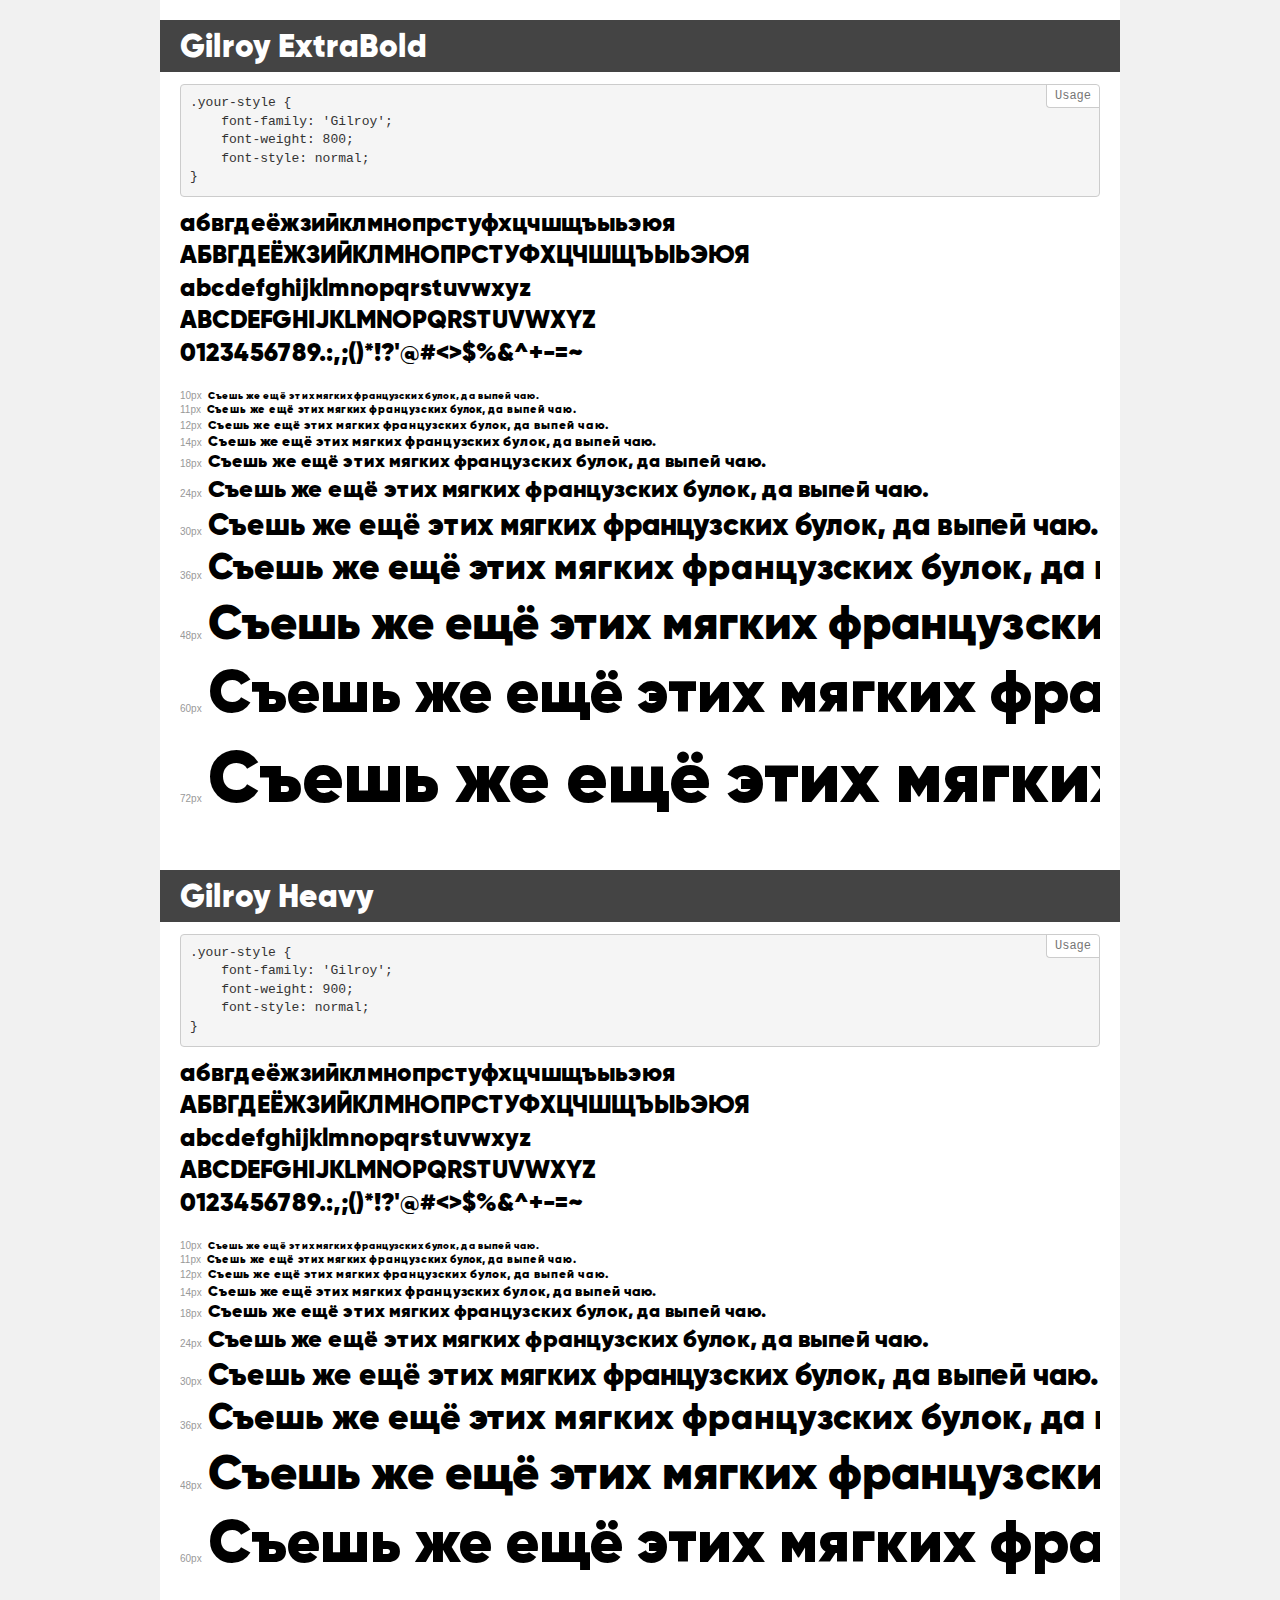
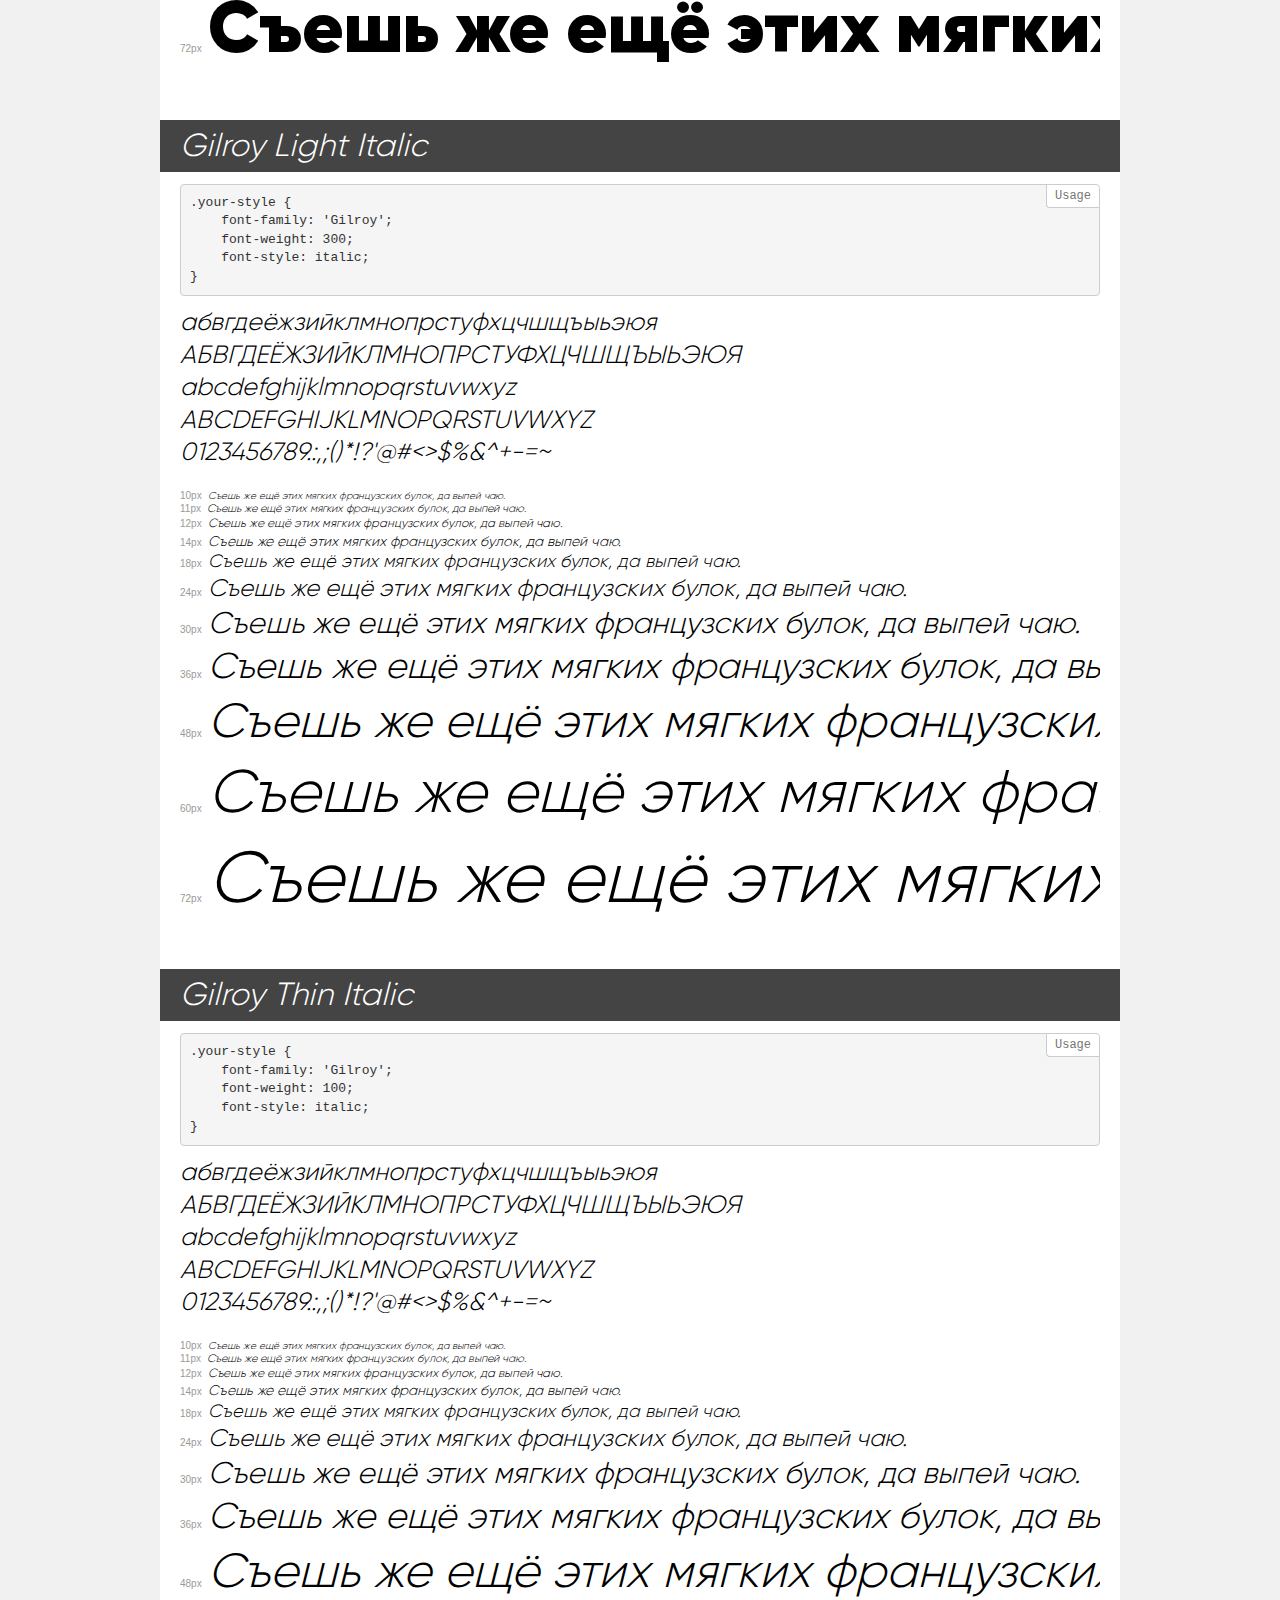
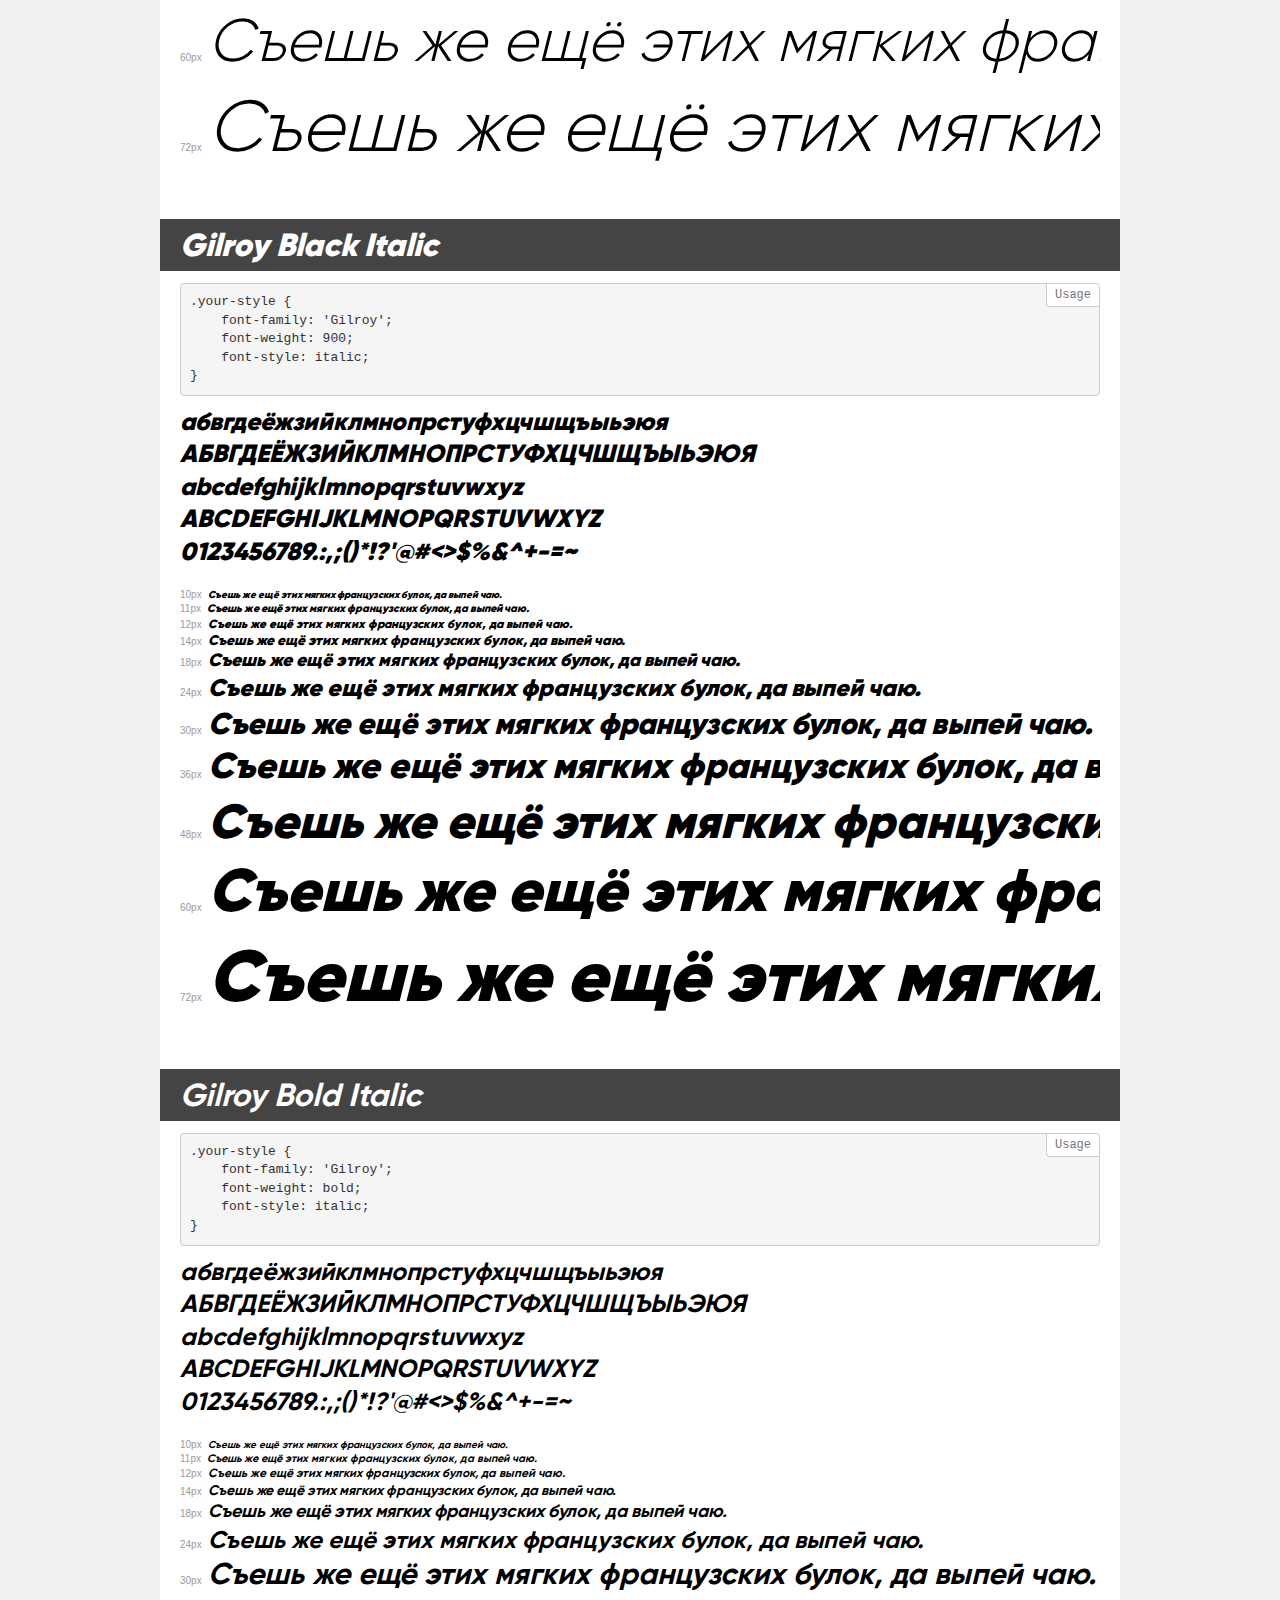
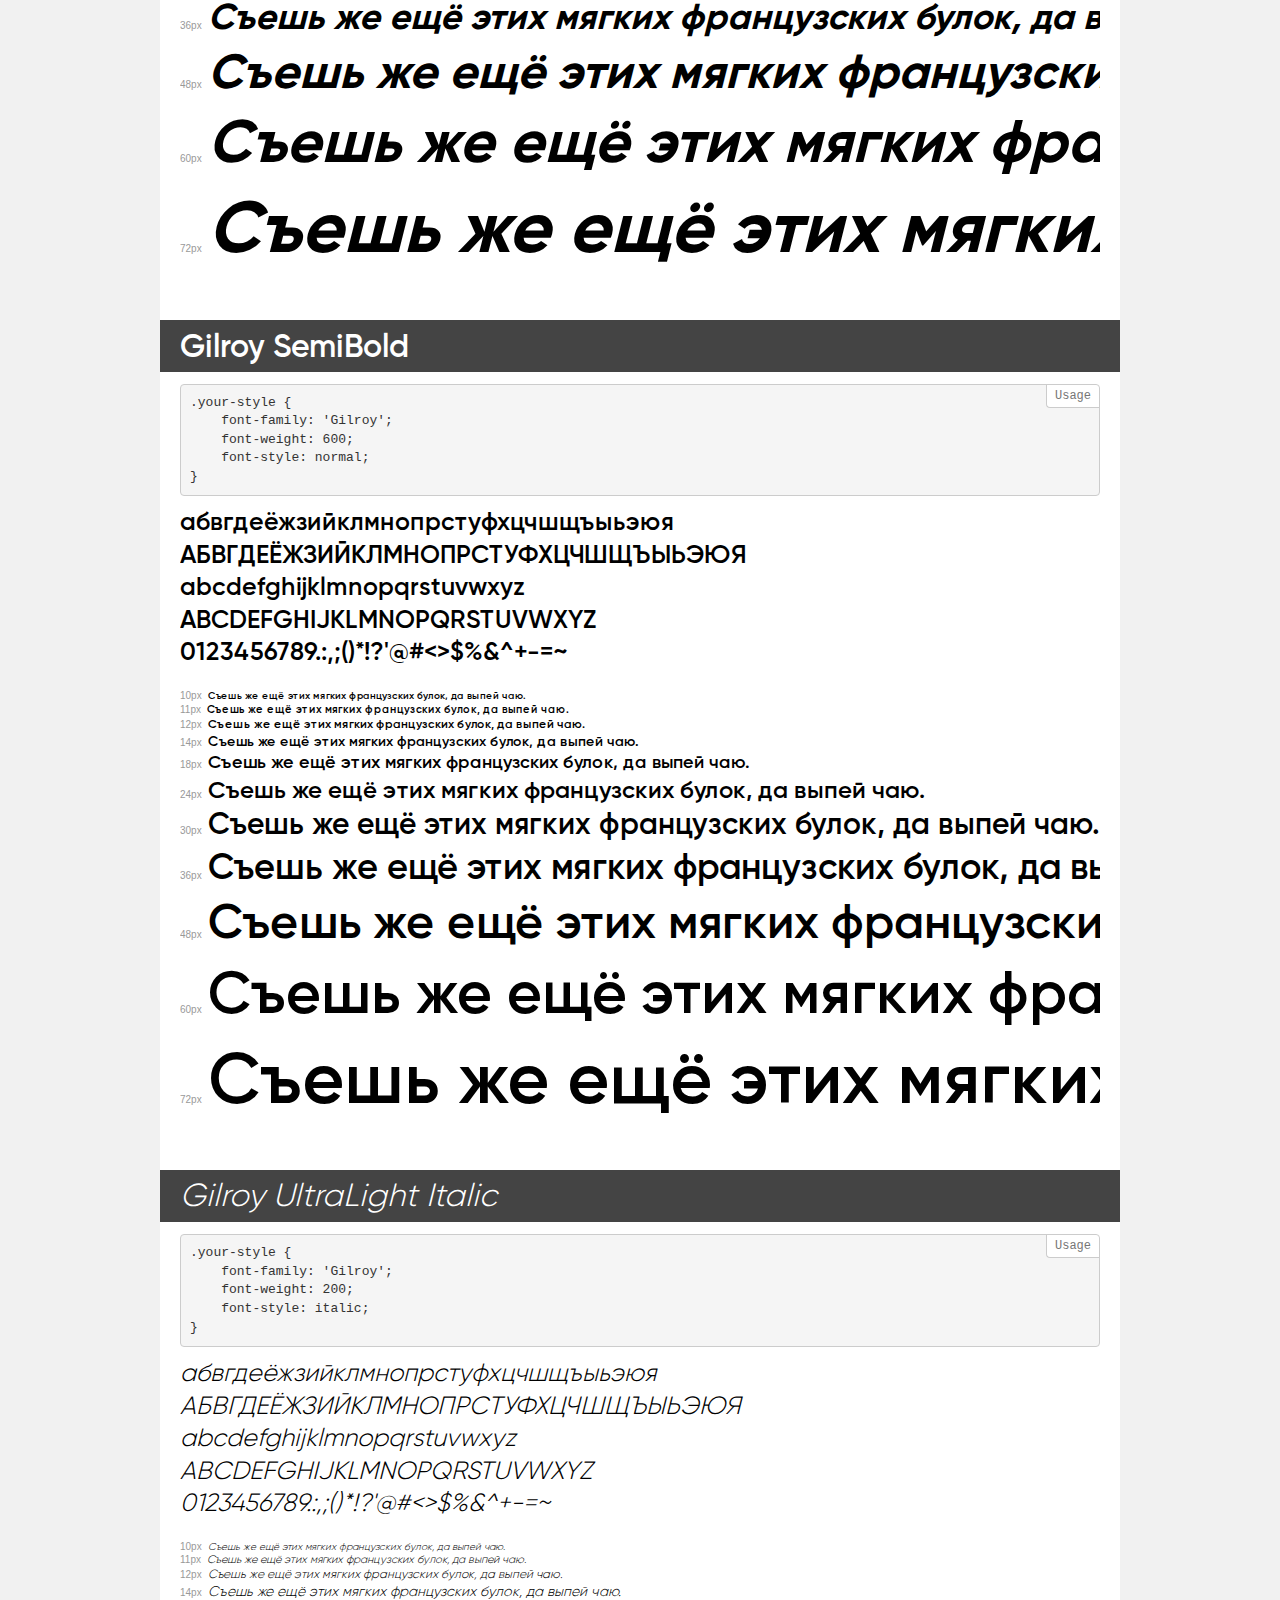
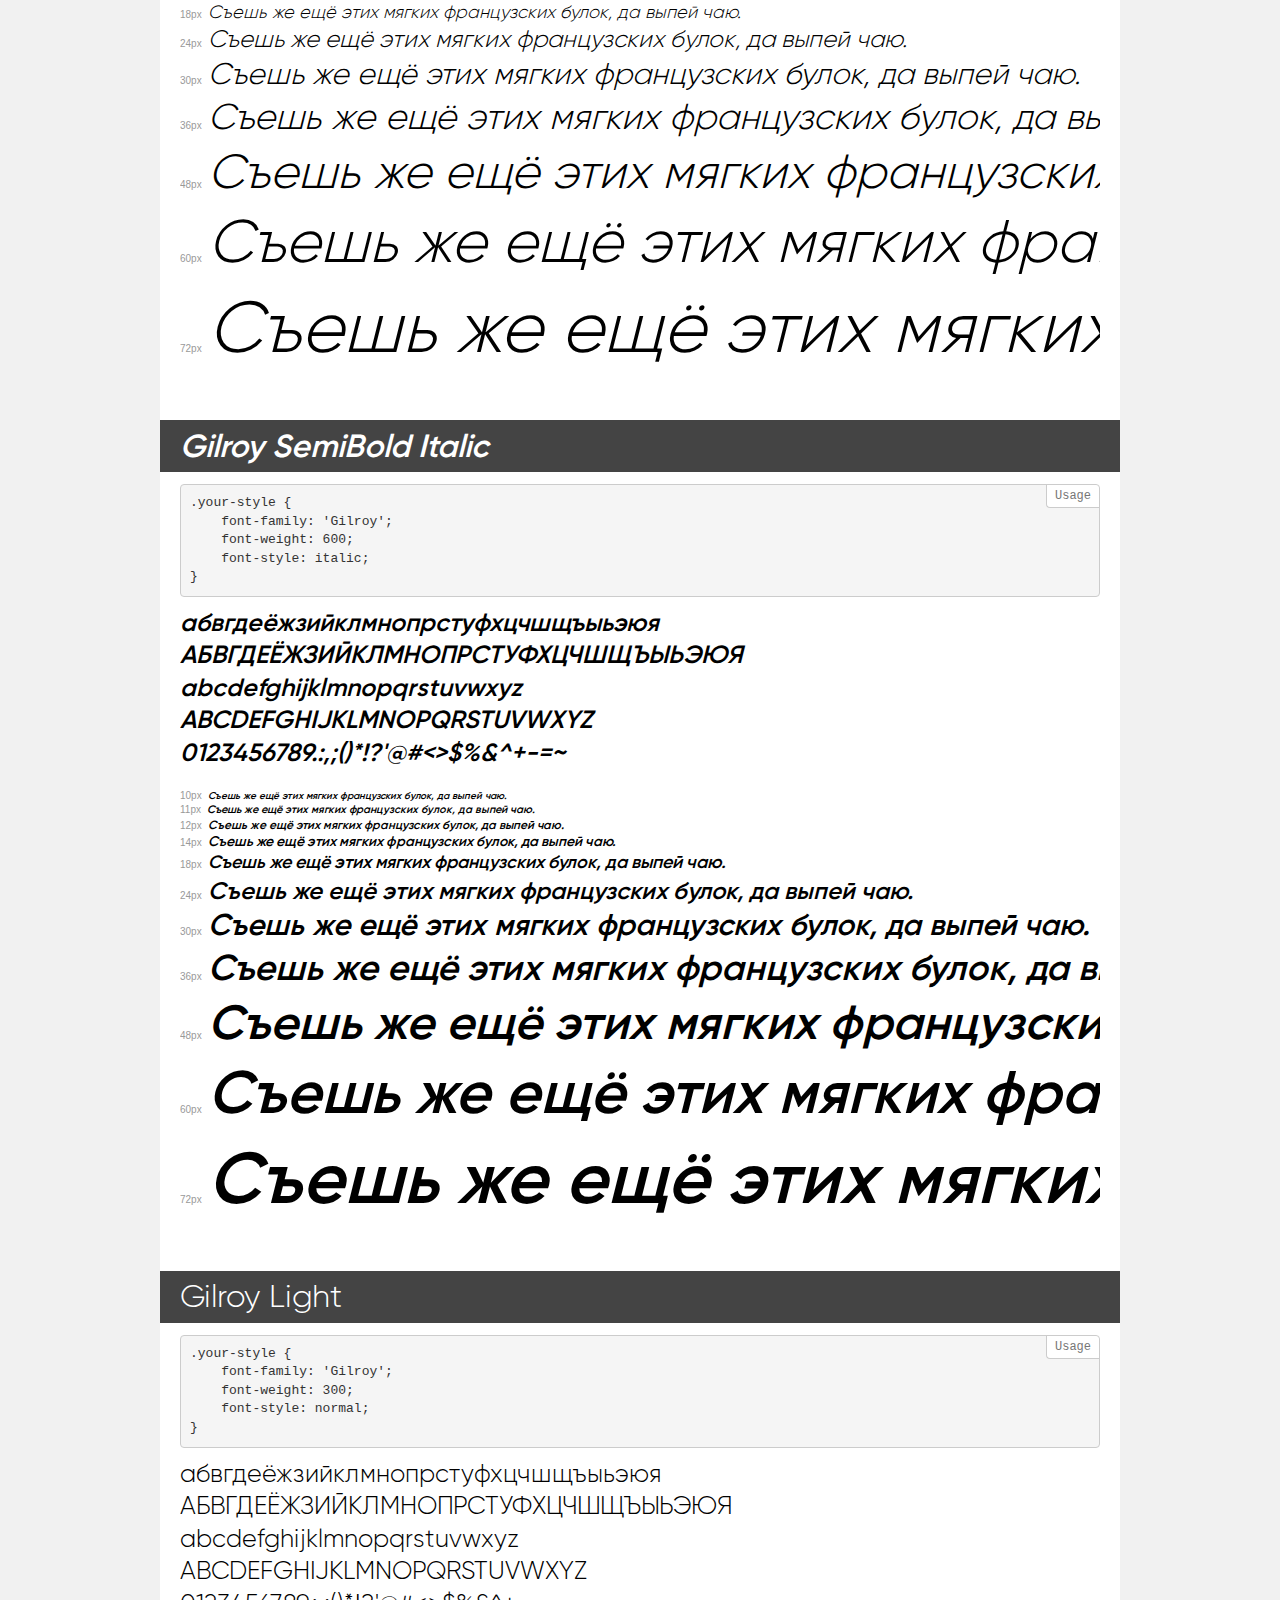
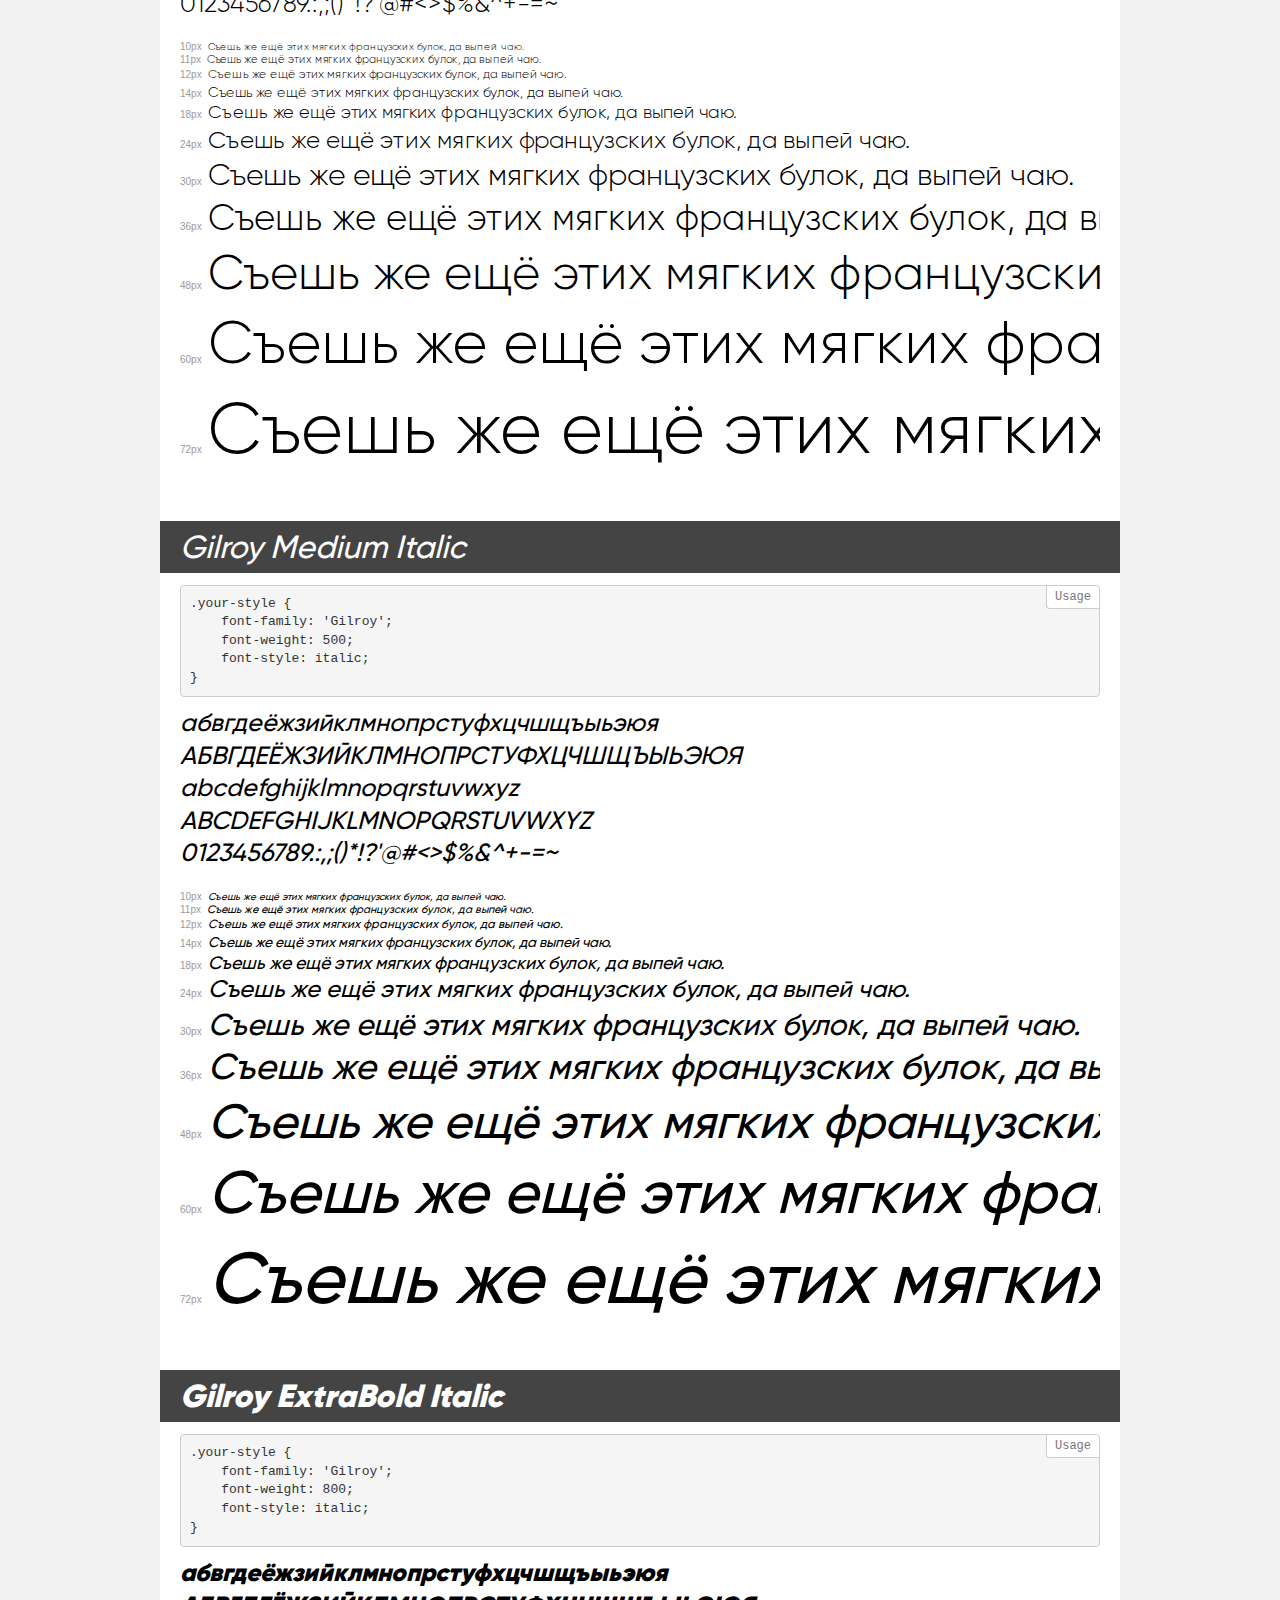
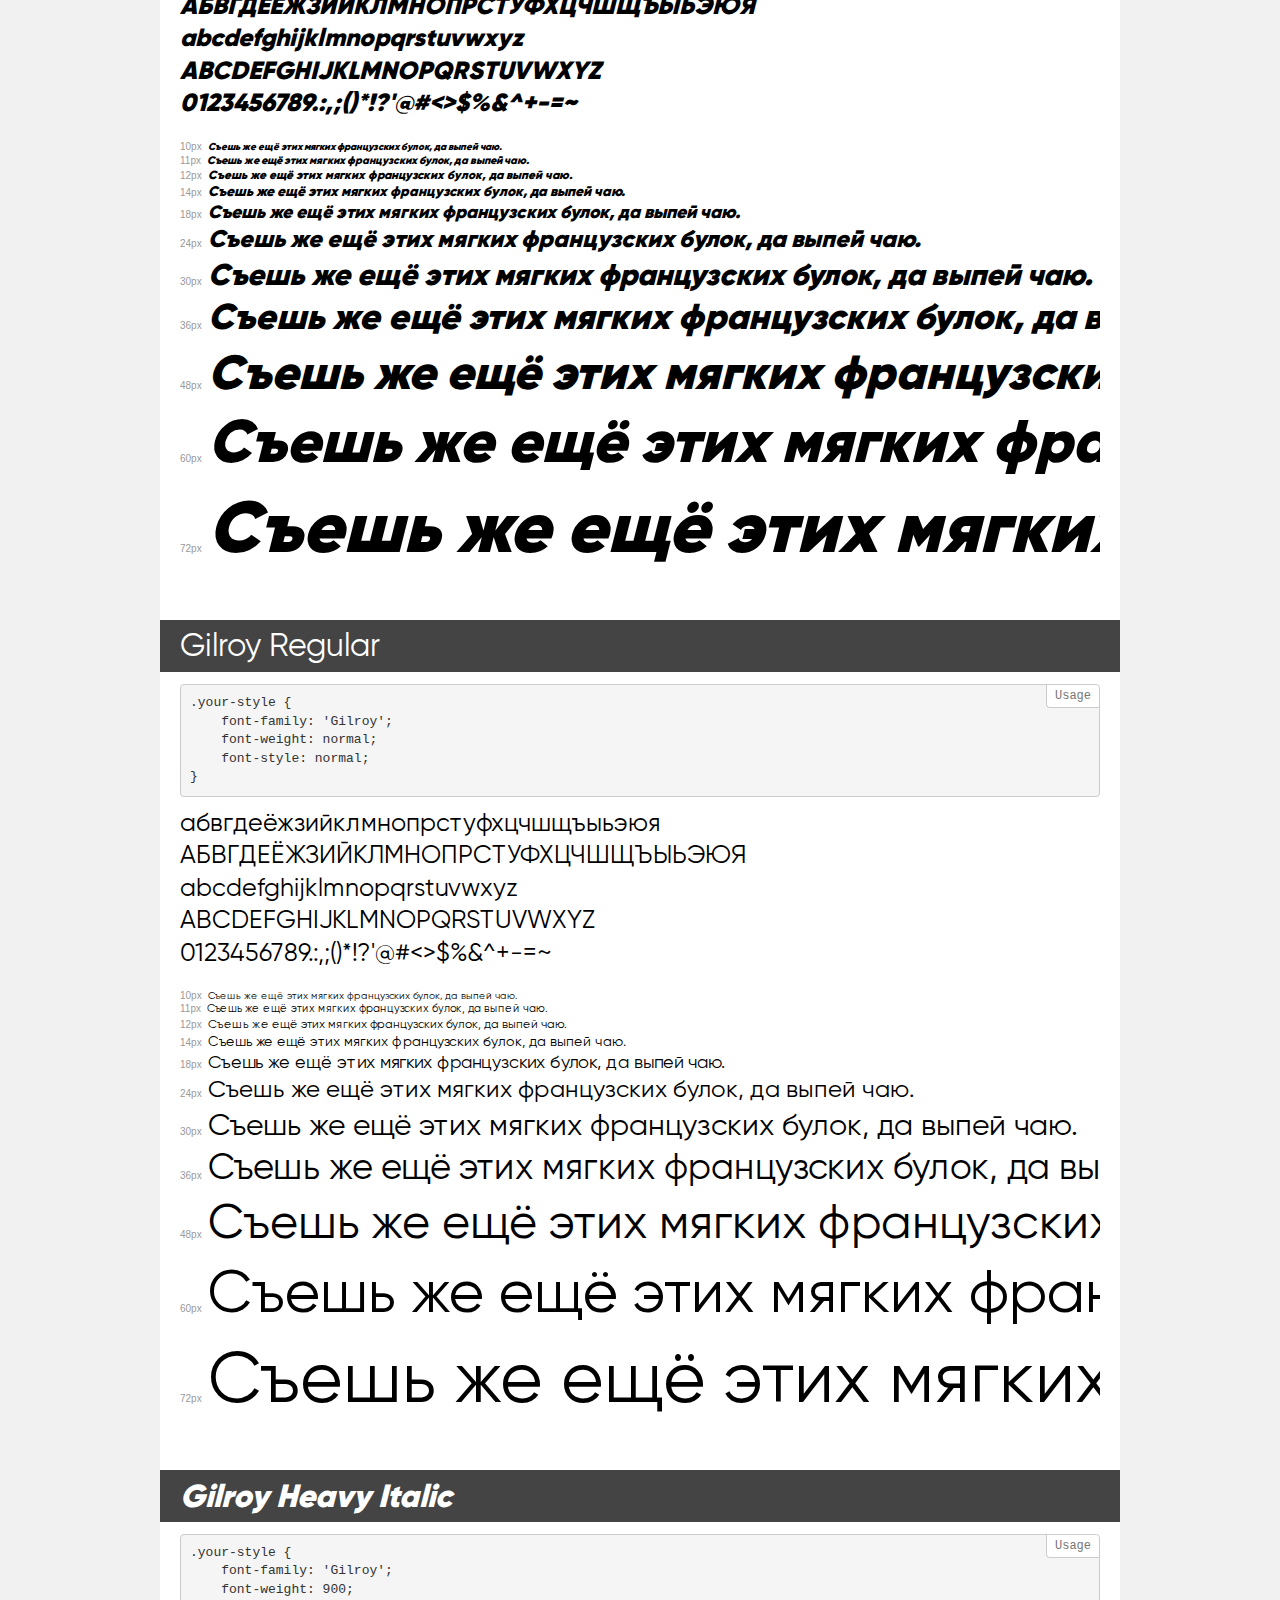
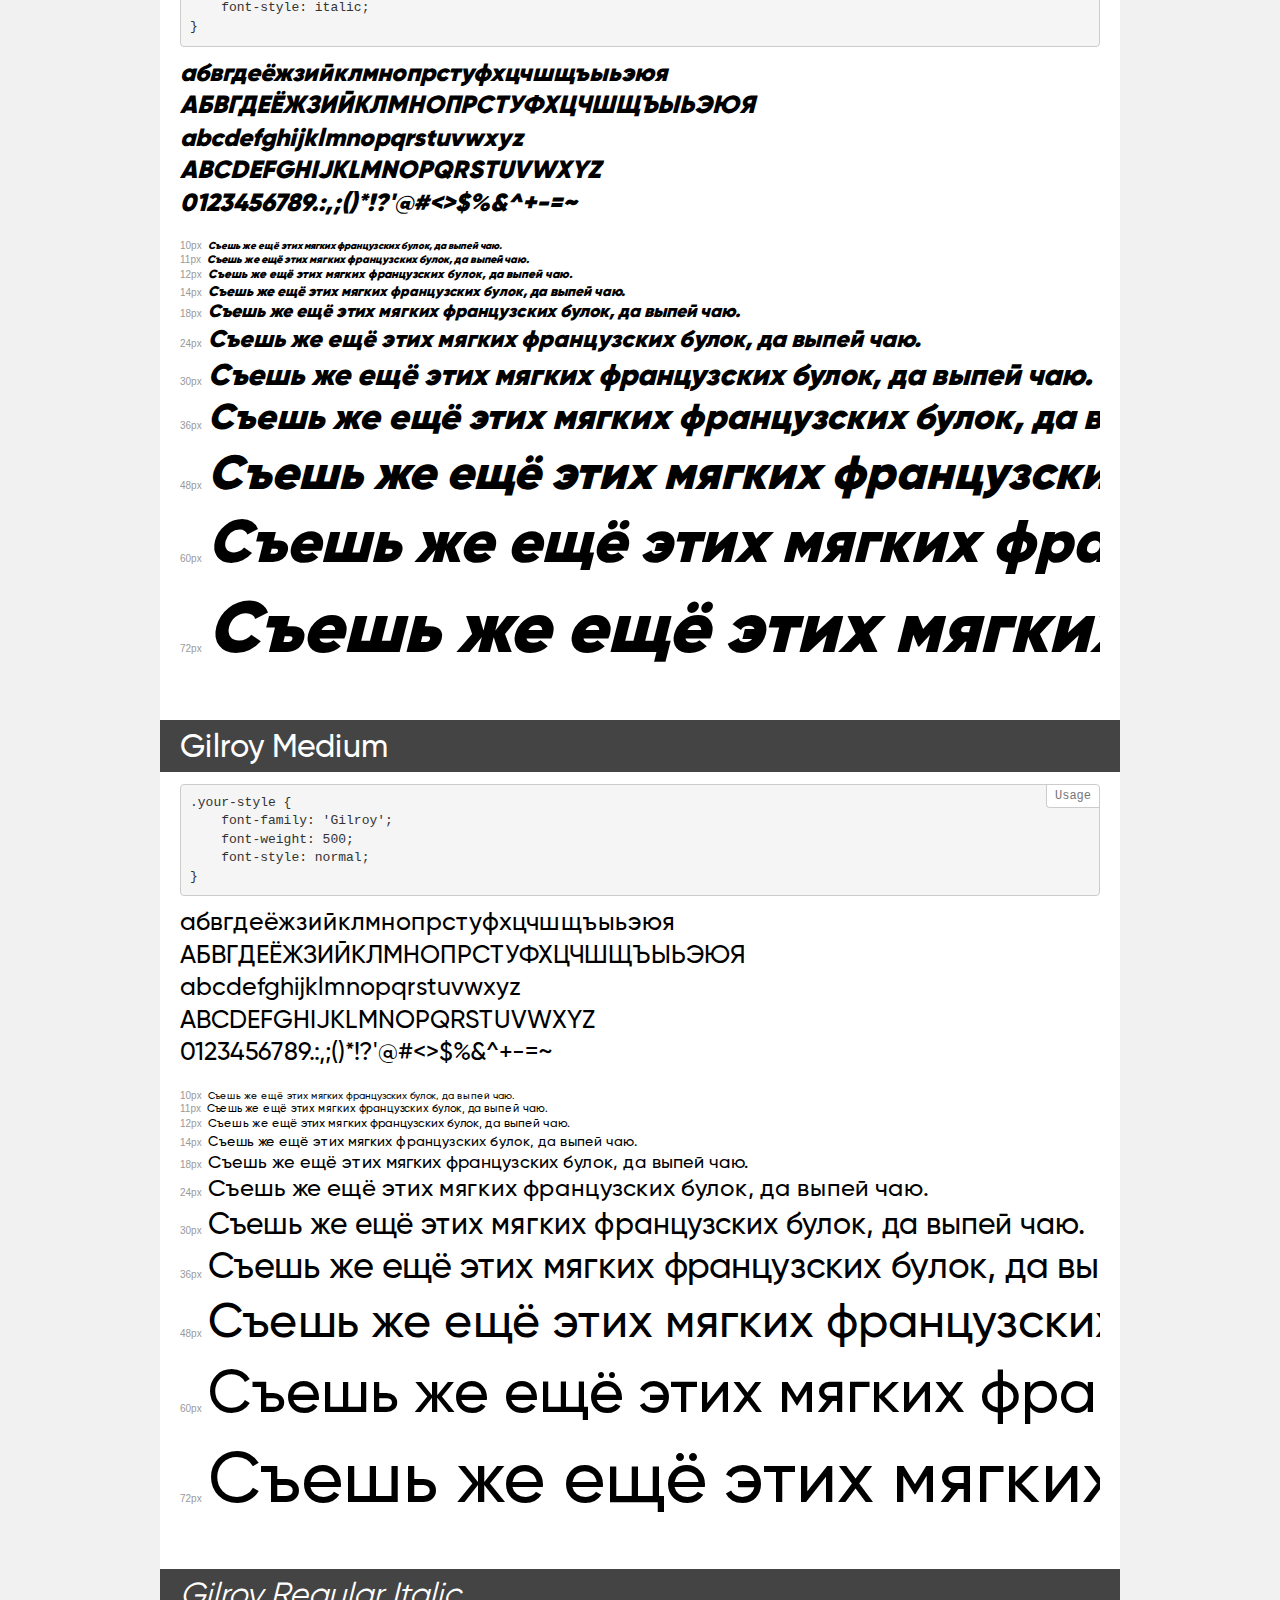
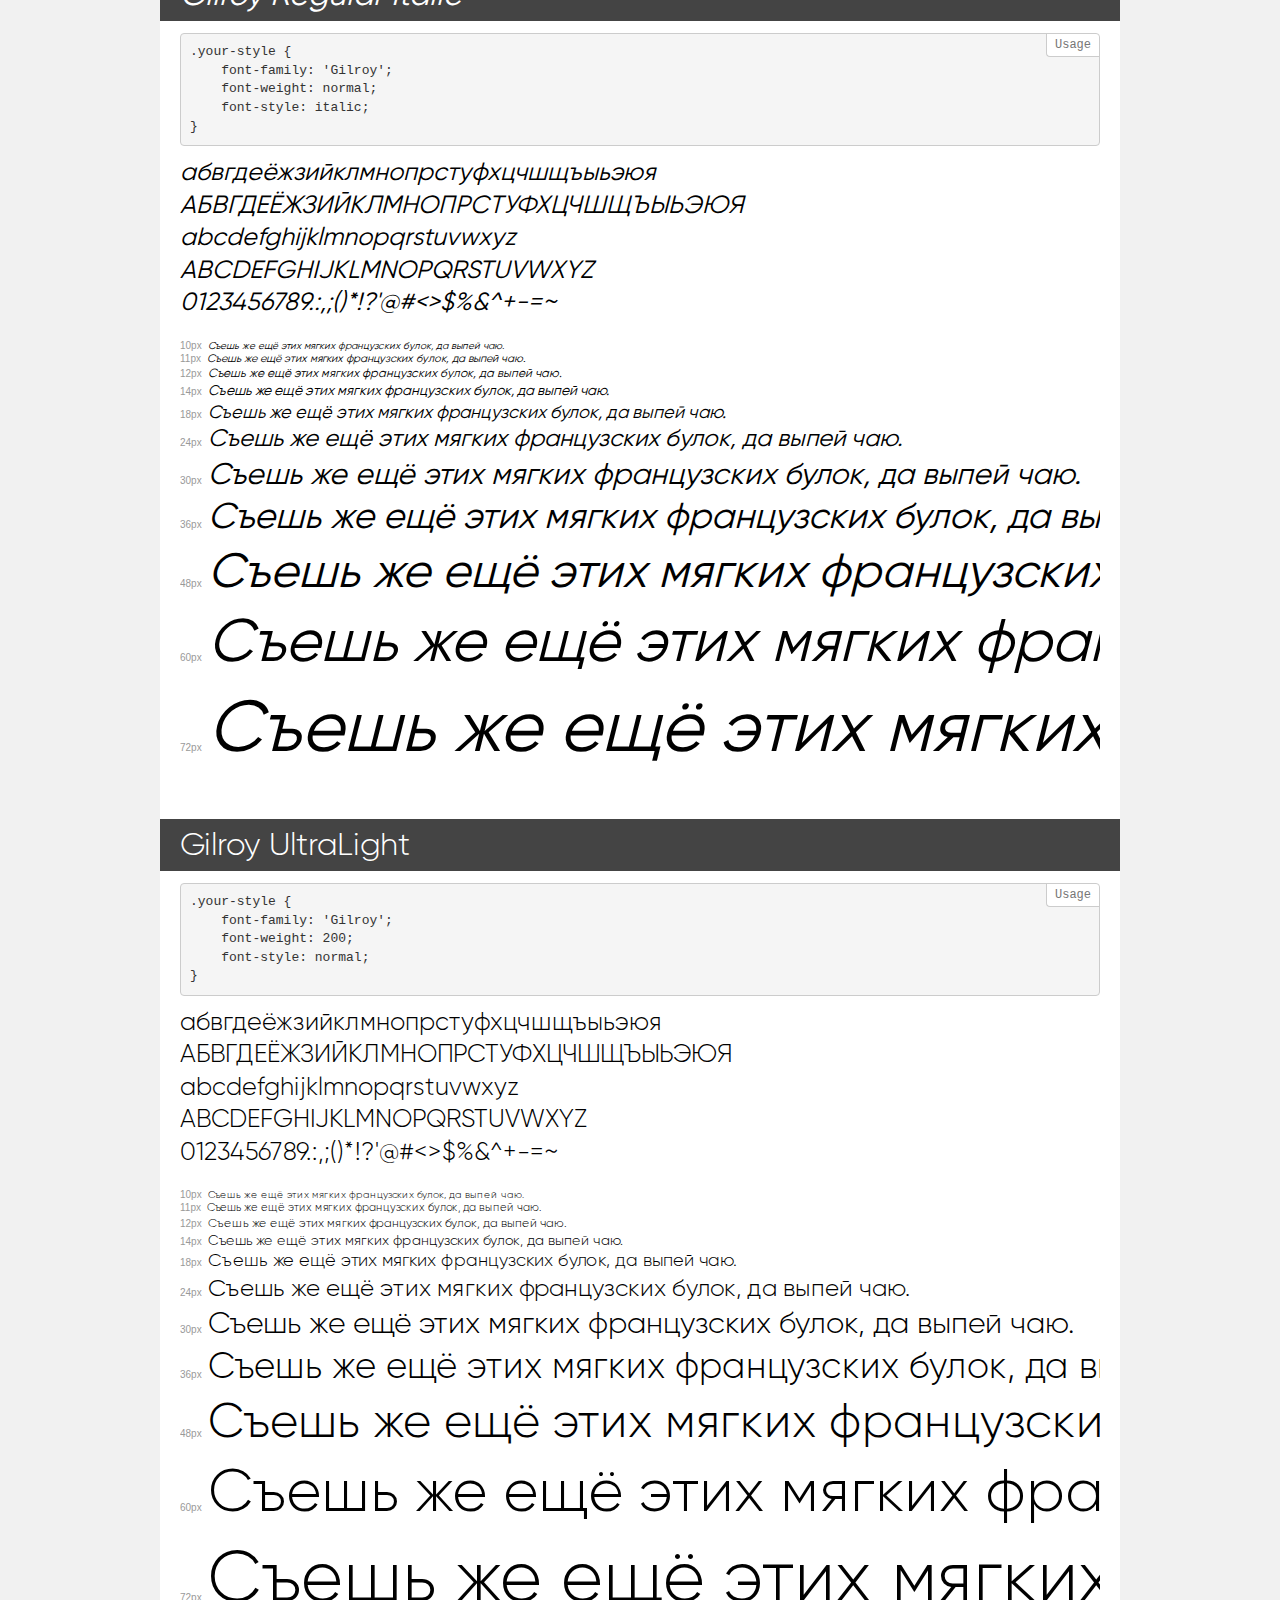
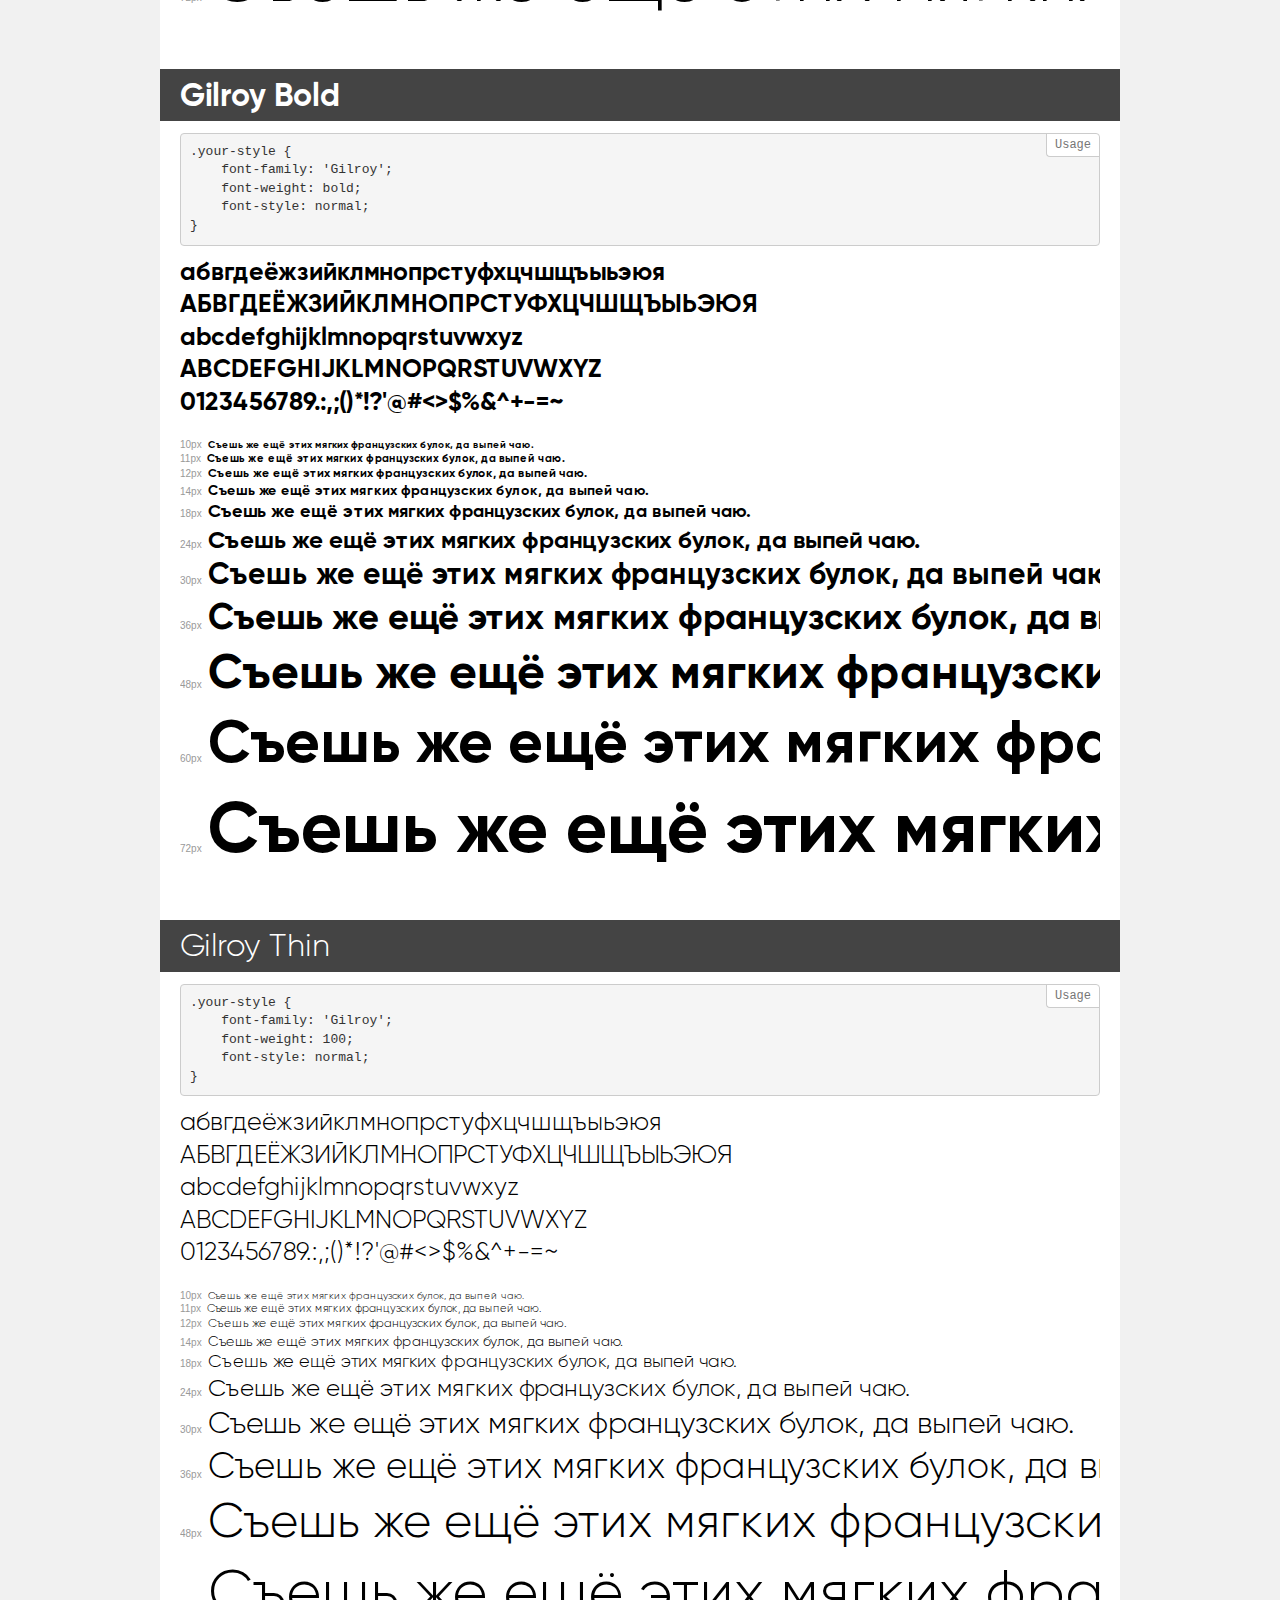
<file: fonts/demo.html>
<!DOCTYPE html>
<html>
<head>
    <meta charset="utf-8">
    <meta http-equiv="X-UA-Compatible" content="IE=edge">
    <meta name="viewport" content="width=device-width, initial-scale=1">
    <meta name="robots" content="noindex, noarchive">
    <meta name="format-detection" content="telephone=no">
    <title>Transfonter demo</title>
    <link href="stylesheet.css" rel="stylesheet">
    <style>
        /*
        http://meyerweb.com/eric/tools/css/reset/
        v2.0 | 20110126
        License: none (public domain)
        */
        html, body, div, span, applet, object, iframe,
        h1, h2, h3, h4, h5, h6, p, blockquote, pre,
        a, abbr, acronym, address, big, cite, code,
        del, dfn, em, img, ins, kbd, q, s, samp,
        small, strike, strong, sub, sup, tt, var,
        b, u, i, center,
        dl, dt, dd, ol, ul, li,
        fieldset, form, label, legend,
        table, caption, tbody, tfoot, thead, tr, th, td,
        article, aside, canvas, details, embed,
        figure, figcaption, footer, header, hgroup,
        menu, nav, output, ruby, section, summary,
        time, mark, audio, video {
            margin: 0;
            padding: 0;
            border: 0;
            font-size: 100%;
            font: inherit;
            vertical-align: baseline;
        }
        /* HTML5 display-role reset for older browsers */
        article, aside, details, figcaption, figure,
        footer, header, hgroup, menu, nav, section {
            display: block;
        }
        body {
            line-height: 1;
        }
        ol, ul {
            list-style: none;
        }
        blockquote, q {
            quotes: none;
        }
        blockquote:before, blockquote:after,
        q:before, q:after {
            content: '';
            content: none;
        }
        table {
            border-collapse: collapse;
            border-spacing: 0;
        }
        /* common styles */
        body {
            background: #f1f1f1;
            color: #000;
        }
        .page {
            background: #fff;
            width: 920px;
            margin: 0 auto;
            padding: 20px 20px 0 20px;
            overflow: hidden;
        }
        .font-container {
            overflow-x: auto;
            overflow-y: hidden;
            margin-bottom: 40px;
            line-height: 1.3;
            white-space: nowrap;
            padding-bottom: 5px;
        }
        h1 {
            position: relative;
            background: #444;
            font-size: 32px;
            color: #fff;
            padding: 10px 20px;
            margin: 0 -20px 12px -20px;
        }
        .letters {
            font-size: 25px;
            margin-bottom: 20px;
        }
        .s10:before {
            content: '10px';
        }
        .s11:before {
            content: '11px';
        }
        .s12:before {
            content: '12px';
        }
        .s14:before {
            content: '14px';
        }
        .s18:before {
            content: '18px';
        }
        .s24:before {
            content: '24px';
        }
        .s30:before {
            content: '30px';
        }
        .s36:before {
            content: '36px';
        }
        .s48:before {
            content: '48px';
        }
        .s60:before {
            content: '60px';
        }
        .s72:before {
            content: '72px';
        }
        .s10:before, .s11:before, .s12:before, .s14:before,
        .s18:before, .s24:before, .s30:before, .s36:before,
        .s48:before, .s60:before, .s72:before {
            font-family: Arial, sans-serif;
            font-size: 10px;
            font-weight: normal;
            font-style: normal;
            color: #999;
            padding-right: 6px;
        }
        pre {
            display: block;
            position: relative;
            padding: 9px;
            margin: 0 0 10px;
            font-family: Monaco, Menlo, Consolas, "Courier New", monospace !important;
            font-size: 13px;
            line-height: 1.428571429;
            color: #333;
            font-weight: normal !important;
            font-style: normal !important;
            background-color: #f5f5f5;
            border: 1px solid #ccc;
            overflow-x: auto;
            border-radius: 4px;
        }
        pre:after {
            display: block;
            position: absolute;
            right: 0;
            top: 0;
            content: 'Usage';
            line-height: 1;
            padding: 5px 8px;
            font-size: 12px;
            color: #767676;
            background-color: #fff;
            border: 1px solid #ccc;
            border-right: none;
            border-top: none;
            border-radius: 0 4px 0 4px;
            z-index: 10;
        }
        /* responsive */
        @media (max-width: 959px) {
            .page {
                width: auto;
                margin: 0;
            }
        }
    </style>
</head>
<body>
<div class="page">
    <div class="demo" style="font-family: 'Gilroy'; font-weight: 800; font-style: normal;">
        <h1>Gilroy ExtraBold</h1>
        <pre>.your-style {
    font-family: 'Gilroy';
    font-weight: 800;
    font-style: normal;
}</pre>
        <div class="font-container">
            <p class="letters">
                абвгдеёжзийклмнопрстуфхцчшщъыьэюя<br>
АБВГДЕЁЖЗИЙКЛМНОПРСТУФХЦЧШЩЪЫЬЭЮЯ<br>
abcdefghijklmnopqrstuvwxyz<br>
ABCDEFGHIJKLMNOPQRSTUVWXYZ<br>
                0123456789.:,;()*!?'@#<>$%&^+-=~
            </p>
            <p class="s10" style="font-size: 10px;">Съешь же ещё этих мягких французских булок, да выпей чаю.</p>
            <p class="s11" style="font-size: 11px;">Съешь же ещё этих мягких французских булок, да выпей чаю.</p>
            <p class="s12" style="font-size: 12px;">Съешь же ещё этих мягких французских булок, да выпей чаю.</p>
            <p class="s14" style="font-size: 14px;">Съешь же ещё этих мягких французских булок, да выпей чаю.</p>
            <p class="s18" style="font-size: 18px;">Съешь же ещё этих мягких французских булок, да выпей чаю.</p>
            <p class="s24" style="font-size: 24px;">Съешь же ещё этих мягких французских булок, да выпей чаю.</p>
            <p class="s30" style="font-size: 30px;">Съешь же ещё этих мягких французских булок, да выпей чаю.</p>
            <p class="s36" style="font-size: 36px;">Съешь же ещё этих мягких французских булок, да выпей чаю.</p>
            <p class="s48" style="font-size: 48px;">Съешь же ещё этих мягких французских булок, да выпей чаю.</p>
            <p class="s60" style="font-size: 60px;">Съешь же ещё этих мягких французских булок, да выпей чаю.</p>
            <p class="s72" style="font-size: 72px;">Съешь же ещё этих мягких французских булок, да выпей чаю.</p>
        </div>
    </div>
    <div class="demo" style="font-family: 'Gilroy'; font-weight: 900; font-style: normal;">
        <h1>Gilroy Heavy</h1>
        <pre>.your-style {
    font-family: 'Gilroy';
    font-weight: 900;
    font-style: normal;
}</pre>
        <div class="font-container">
            <p class="letters">
                абвгдеёжзийклмнопрстуфхцчшщъыьэюя<br>
АБВГДЕЁЖЗИЙКЛМНОПРСТУФХЦЧШЩЪЫЬЭЮЯ<br>
abcdefghijklmnopqrstuvwxyz<br>
ABCDEFGHIJKLMNOPQRSTUVWXYZ<br>
                0123456789.:,;()*!?'@#<>$%&^+-=~
            </p>
            <p class="s10" style="font-size: 10px;">Съешь же ещё этих мягких французских булок, да выпей чаю.</p>
            <p class="s11" style="font-size: 11px;">Съешь же ещё этих мягких французских булок, да выпей чаю.</p>
            <p class="s12" style="font-size: 12px;">Съешь же ещё этих мягких французских булок, да выпей чаю.</p>
            <p class="s14" style="font-size: 14px;">Съешь же ещё этих мягких французских булок, да выпей чаю.</p>
            <p class="s18" style="font-size: 18px;">Съешь же ещё этих мягких французских булок, да выпей чаю.</p>
            <p class="s24" style="font-size: 24px;">Съешь же ещё этих мягких французских булок, да выпей чаю.</p>
            <p class="s30" style="font-size: 30px;">Съешь же ещё этих мягких французских булок, да выпей чаю.</p>
            <p class="s36" style="font-size: 36px;">Съешь же ещё этих мягких французских булок, да выпей чаю.</p>
            <p class="s48" style="font-size: 48px;">Съешь же ещё этих мягких французских булок, да выпей чаю.</p>
            <p class="s60" style="font-size: 60px;">Съешь же ещё этих мягких французских булок, да выпей чаю.</p>
            <p class="s72" style="font-size: 72px;">Съешь же ещё этих мягких французских булок, да выпей чаю.</p>
        </div>
    </div>
    <div class="demo" style="font-family: 'Gilroy'; font-weight: 300; font-style: italic;">
        <h1>Gilroy Light Italic</h1>
        <pre>.your-style {
    font-family: 'Gilroy';
    font-weight: 300;
    font-style: italic;
}</pre>
        <div class="font-container">
            <p class="letters">
                абвгдеёжзийклмнопрстуфхцчшщъыьэюя<br>
АБВГДЕЁЖЗИЙКЛМНОПРСТУФХЦЧШЩЪЫЬЭЮЯ<br>
abcdefghijklmnopqrstuvwxyz<br>
ABCDEFGHIJKLMNOPQRSTUVWXYZ<br>
                0123456789.:,;()*!?'@#<>$%&^+-=~
            </p>
            <p class="s10" style="font-size: 10px;">Съешь же ещё этих мягких французских булок, да выпей чаю.</p>
            <p class="s11" style="font-size: 11px;">Съешь же ещё этих мягких французских булок, да выпей чаю.</p>
            <p class="s12" style="font-size: 12px;">Съешь же ещё этих мягких французских булок, да выпей чаю.</p>
            <p class="s14" style="font-size: 14px;">Съешь же ещё этих мягких французских булок, да выпей чаю.</p>
            <p class="s18" style="font-size: 18px;">Съешь же ещё этих мягких французских булок, да выпей чаю.</p>
            <p class="s24" style="font-size: 24px;">Съешь же ещё этих мягких французских булок, да выпей чаю.</p>
            <p class="s30" style="font-size: 30px;">Съешь же ещё этих мягких французских булок, да выпей чаю.</p>
            <p class="s36" style="font-size: 36px;">Съешь же ещё этих мягких французских булок, да выпей чаю.</p>
            <p class="s48" style="font-size: 48px;">Съешь же ещё этих мягких французских булок, да выпей чаю.</p>
            <p class="s60" style="font-size: 60px;">Съешь же ещё этих мягких французских булок, да выпей чаю.</p>
            <p class="s72" style="font-size: 72px;">Съешь же ещё этих мягких французских булок, да выпей чаю.</p>
        </div>
    </div>
    <div class="demo" style="font-family: 'Gilroy'; font-weight: 100; font-style: italic;">
        <h1>Gilroy Thin Italic</h1>
        <pre>.your-style {
    font-family: 'Gilroy';
    font-weight: 100;
    font-style: italic;
}</pre>
        <div class="font-container">
            <p class="letters">
                абвгдеёжзийклмнопрстуфхцчшщъыьэюя<br>
АБВГДЕЁЖЗИЙКЛМНОПРСТУФХЦЧШЩЪЫЬЭЮЯ<br>
abcdefghijklmnopqrstuvwxyz<br>
ABCDEFGHIJKLMNOPQRSTUVWXYZ<br>
                0123456789.:,;()*!?'@#<>$%&^+-=~
            </p>
            <p class="s10" style="font-size: 10px;">Съешь же ещё этих мягких французских булок, да выпей чаю.</p>
            <p class="s11" style="font-size: 11px;">Съешь же ещё этих мягких французских булок, да выпей чаю.</p>
            <p class="s12" style="font-size: 12px;">Съешь же ещё этих мягких французских булок, да выпей чаю.</p>
            <p class="s14" style="font-size: 14px;">Съешь же ещё этих мягких французских булок, да выпей чаю.</p>
            <p class="s18" style="font-size: 18px;">Съешь же ещё этих мягких французских булок, да выпей чаю.</p>
            <p class="s24" style="font-size: 24px;">Съешь же ещё этих мягких французских булок, да выпей чаю.</p>
            <p class="s30" style="font-size: 30px;">Съешь же ещё этих мягких французских булок, да выпей чаю.</p>
            <p class="s36" style="font-size: 36px;">Съешь же ещё этих мягких французских булок, да выпей чаю.</p>
            <p class="s48" style="font-size: 48px;">Съешь же ещё этих мягких французских булок, да выпей чаю.</p>
            <p class="s60" style="font-size: 60px;">Съешь же ещё этих мягких французских булок, да выпей чаю.</p>
            <p class="s72" style="font-size: 72px;">Съешь же ещё этих мягких французских булок, да выпей чаю.</p>
        </div>
    </div>
    <div class="demo" style="font-family: 'Gilroy'; font-weight: 900; font-style: italic;">
        <h1>Gilroy Black Italic</h1>
        <pre>.your-style {
    font-family: 'Gilroy';
    font-weight: 900;
    font-style: italic;
}</pre>
        <div class="font-container">
            <p class="letters">
                абвгдеёжзийклмнопрстуфхцчшщъыьэюя<br>
АБВГДЕЁЖЗИЙКЛМНОПРСТУФХЦЧШЩЪЫЬЭЮЯ<br>
abcdefghijklmnopqrstuvwxyz<br>
ABCDEFGHIJKLMNOPQRSTUVWXYZ<br>
                0123456789.:,;()*!?'@#<>$%&^+-=~
            </p>
            <p class="s10" style="font-size: 10px;">Съешь же ещё этих мягких французских булок, да выпей чаю.</p>
            <p class="s11" style="font-size: 11px;">Съешь же ещё этих мягких французских булок, да выпей чаю.</p>
            <p class="s12" style="font-size: 12px;">Съешь же ещё этих мягких французских булок, да выпей чаю.</p>
            <p class="s14" style="font-size: 14px;">Съешь же ещё этих мягких французских булок, да выпей чаю.</p>
            <p class="s18" style="font-size: 18px;">Съешь же ещё этих мягких французских булок, да выпей чаю.</p>
            <p class="s24" style="font-size: 24px;">Съешь же ещё этих мягких французских булок, да выпей чаю.</p>
            <p class="s30" style="font-size: 30px;">Съешь же ещё этих мягких французских булок, да выпей чаю.</p>
            <p class="s36" style="font-size: 36px;">Съешь же ещё этих мягких французских булок, да выпей чаю.</p>
            <p class="s48" style="font-size: 48px;">Съешь же ещё этих мягких французских булок, да выпей чаю.</p>
            <p class="s60" style="font-size: 60px;">Съешь же ещё этих мягких французских булок, да выпей чаю.</p>
            <p class="s72" style="font-size: 72px;">Съешь же ещё этих мягких французских булок, да выпей чаю.</p>
        </div>
    </div>
    <div class="demo" style="font-family: 'Gilroy'; font-weight: bold; font-style: italic;">
        <h1>Gilroy Bold Italic</h1>
        <pre>.your-style {
    font-family: 'Gilroy';
    font-weight: bold;
    font-style: italic;
}</pre>
        <div class="font-container">
            <p class="letters">
                абвгдеёжзийклмнопрстуфхцчшщъыьэюя<br>
АБВГДЕЁЖЗИЙКЛМНОПРСТУФХЦЧШЩЪЫЬЭЮЯ<br>
abcdefghijklmnopqrstuvwxyz<br>
ABCDEFGHIJKLMNOPQRSTUVWXYZ<br>
                0123456789.:,;()*!?'@#<>$%&^+-=~
            </p>
            <p class="s10" style="font-size: 10px;">Съешь же ещё этих мягких французских булок, да выпей чаю.</p>
            <p class="s11" style="font-size: 11px;">Съешь же ещё этих мягких французских булок, да выпей чаю.</p>
            <p class="s12" style="font-size: 12px;">Съешь же ещё этих мягких французских булок, да выпей чаю.</p>
            <p class="s14" style="font-size: 14px;">Съешь же ещё этих мягких французских булок, да выпей чаю.</p>
            <p class="s18" style="font-size: 18px;">Съешь же ещё этих мягких французских булок, да выпей чаю.</p>
            <p class="s24" style="font-size: 24px;">Съешь же ещё этих мягких французских булок, да выпей чаю.</p>
            <p class="s30" style="font-size: 30px;">Съешь же ещё этих мягких французских булок, да выпей чаю.</p>
            <p class="s36" style="font-size: 36px;">Съешь же ещё этих мягких французских булок, да выпей чаю.</p>
            <p class="s48" style="font-size: 48px;">Съешь же ещё этих мягких французских булок, да выпей чаю.</p>
            <p class="s60" style="font-size: 60px;">Съешь же ещё этих мягких французских булок, да выпей чаю.</p>
            <p class="s72" style="font-size: 72px;">Съешь же ещё этих мягких французских булок, да выпей чаю.</p>
        </div>
    </div>
    <div class="demo" style="font-family: 'Gilroy'; font-weight: 600; font-style: normal;">
        <h1>Gilroy SemiBold</h1>
        <pre>.your-style {
    font-family: 'Gilroy';
    font-weight: 600;
    font-style: normal;
}</pre>
        <div class="font-container">
            <p class="letters">
                абвгдеёжзийклмнопрстуфхцчшщъыьэюя<br>
АБВГДЕЁЖЗИЙКЛМНОПРСТУФХЦЧШЩЪЫЬЭЮЯ<br>
abcdefghijklmnopqrstuvwxyz<br>
ABCDEFGHIJKLMNOPQRSTUVWXYZ<br>
                0123456789.:,;()*!?'@#<>$%&^+-=~
            </p>
            <p class="s10" style="font-size: 10px;">Съешь же ещё этих мягких французских булок, да выпей чаю.</p>
            <p class="s11" style="font-size: 11px;">Съешь же ещё этих мягких французских булок, да выпей чаю.</p>
            <p class="s12" style="font-size: 12px;">Съешь же ещё этих мягких французских булок, да выпей чаю.</p>
            <p class="s14" style="font-size: 14px;">Съешь же ещё этих мягких французских булок, да выпей чаю.</p>
            <p class="s18" style="font-size: 18px;">Съешь же ещё этих мягких французских булок, да выпей чаю.</p>
            <p class="s24" style="font-size: 24px;">Съешь же ещё этих мягких французских булок, да выпей чаю.</p>
            <p class="s30" style="font-size: 30px;">Съешь же ещё этих мягких французских булок, да выпей чаю.</p>
            <p class="s36" style="font-size: 36px;">Съешь же ещё этих мягких французских булок, да выпей чаю.</p>
            <p class="s48" style="font-size: 48px;">Съешь же ещё этих мягких французских булок, да выпей чаю.</p>
            <p class="s60" style="font-size: 60px;">Съешь же ещё этих мягких французских булок, да выпей чаю.</p>
            <p class="s72" style="font-size: 72px;">Съешь же ещё этих мягких французских булок, да выпей чаю.</p>
        </div>
    </div>
    <div class="demo" style="font-family: 'Gilroy'; font-weight: 200; font-style: italic;">
        <h1>Gilroy UltraLight Italic</h1>
        <pre>.your-style {
    font-family: 'Gilroy';
    font-weight: 200;
    font-style: italic;
}</pre>
        <div class="font-container">
            <p class="letters">
                абвгдеёжзийклмнопрстуфхцчшщъыьэюя<br>
АБВГДЕЁЖЗИЙКЛМНОПРСТУФХЦЧШЩЪЫЬЭЮЯ<br>
abcdefghijklmnopqrstuvwxyz<br>
ABCDEFGHIJKLMNOPQRSTUVWXYZ<br>
                0123456789.:,;()*!?'@#<>$%&^+-=~
            </p>
            <p class="s10" style="font-size: 10px;">Съешь же ещё этих мягких французских булок, да выпей чаю.</p>
            <p class="s11" style="font-size: 11px;">Съешь же ещё этих мягких французских булок, да выпей чаю.</p>
            <p class="s12" style="font-size: 12px;">Съешь же ещё этих мягких французских булок, да выпей чаю.</p>
            <p class="s14" style="font-size: 14px;">Съешь же ещё этих мягких французских булок, да выпей чаю.</p>
            <p class="s18" style="font-size: 18px;">Съешь же ещё этих мягких французских булок, да выпей чаю.</p>
            <p class="s24" style="font-size: 24px;">Съешь же ещё этих мягких французских булок, да выпей чаю.</p>
            <p class="s30" style="font-size: 30px;">Съешь же ещё этих мягких французских булок, да выпей чаю.</p>
            <p class="s36" style="font-size: 36px;">Съешь же ещё этих мягких французских булок, да выпей чаю.</p>
            <p class="s48" style="font-size: 48px;">Съешь же ещё этих мягких французских булок, да выпей чаю.</p>
            <p class="s60" style="font-size: 60px;">Съешь же ещё этих мягких французских булок, да выпей чаю.</p>
            <p class="s72" style="font-size: 72px;">Съешь же ещё этих мягких французских булок, да выпей чаю.</p>
        </div>
    </div>
    <div class="demo" style="font-family: 'Gilroy'; font-weight: 600; font-style: italic;">
        <h1>Gilroy SemiBold Italic</h1>
        <pre>.your-style {
    font-family: 'Gilroy';
    font-weight: 600;
    font-style: italic;
}</pre>
        <div class="font-container">
            <p class="letters">
                абвгдеёжзийклмнопрстуфхцчшщъыьэюя<br>
АБВГДЕЁЖЗИЙКЛМНОПРСТУФХЦЧШЩЪЫЬЭЮЯ<br>
abcdefghijklmnopqrstuvwxyz<br>
ABCDEFGHIJKLMNOPQRSTUVWXYZ<br>
                0123456789.:,;()*!?'@#<>$%&^+-=~
            </p>
            <p class="s10" style="font-size: 10px;">Съешь же ещё этих мягких французских булок, да выпей чаю.</p>
            <p class="s11" style="font-size: 11px;">Съешь же ещё этих мягких французских булок, да выпей чаю.</p>
            <p class="s12" style="font-size: 12px;">Съешь же ещё этих мягких французских булок, да выпей чаю.</p>
            <p class="s14" style="font-size: 14px;">Съешь же ещё этих мягких французских булок, да выпей чаю.</p>
            <p class="s18" style="font-size: 18px;">Съешь же ещё этих мягких французских булок, да выпей чаю.</p>
            <p class="s24" style="font-size: 24px;">Съешь же ещё этих мягких французских булок, да выпей чаю.</p>
            <p class="s30" style="font-size: 30px;">Съешь же ещё этих мягких французских булок, да выпей чаю.</p>
            <p class="s36" style="font-size: 36px;">Съешь же ещё этих мягких французских булок, да выпей чаю.</p>
            <p class="s48" style="font-size: 48px;">Съешь же ещё этих мягких французских булок, да выпей чаю.</p>
            <p class="s60" style="font-size: 60px;">Съешь же ещё этих мягких французских булок, да выпей чаю.</p>
            <p class="s72" style="font-size: 72px;">Съешь же ещё этих мягких французских булок, да выпей чаю.</p>
        </div>
    </div>
    <div class="demo" style="font-family: 'Gilroy'; font-weight: 300; font-style: normal;">
        <h1>Gilroy Light</h1>
        <pre>.your-style {
    font-family: 'Gilroy';
    font-weight: 300;
    font-style: normal;
}</pre>
        <div class="font-container">
            <p class="letters">
                абвгдеёжзийклмнопрстуфхцчшщъыьэюя<br>
АБВГДЕЁЖЗИЙКЛМНОПРСТУФХЦЧШЩЪЫЬЭЮЯ<br>
abcdefghijklmnopqrstuvwxyz<br>
ABCDEFGHIJKLMNOPQRSTUVWXYZ<br>
                0123456789.:,;()*!?'@#<>$%&^+-=~
            </p>
            <p class="s10" style="font-size: 10px;">Съешь же ещё этих мягких французских булок, да выпей чаю.</p>
            <p class="s11" style="font-size: 11px;">Съешь же ещё этих мягких французских булок, да выпей чаю.</p>
            <p class="s12" style="font-size: 12px;">Съешь же ещё этих мягких французских булок, да выпей чаю.</p>
            <p class="s14" style="font-size: 14px;">Съешь же ещё этих мягких французских булок, да выпей чаю.</p>
            <p class="s18" style="font-size: 18px;">Съешь же ещё этих мягких французских булок, да выпей чаю.</p>
            <p class="s24" style="font-size: 24px;">Съешь же ещё этих мягких французских булок, да выпей чаю.</p>
            <p class="s30" style="font-size: 30px;">Съешь же ещё этих мягких французских булок, да выпей чаю.</p>
            <p class="s36" style="font-size: 36px;">Съешь же ещё этих мягких французских булок, да выпей чаю.</p>
            <p class="s48" style="font-size: 48px;">Съешь же ещё этих мягких французских булок, да выпей чаю.</p>
            <p class="s60" style="font-size: 60px;">Съешь же ещё этих мягких французских булок, да выпей чаю.</p>
            <p class="s72" style="font-size: 72px;">Съешь же ещё этих мягких французских булок, да выпей чаю.</p>
        </div>
    </div>
    <div class="demo" style="font-family: 'Gilroy'; font-weight: 500; font-style: italic;">
        <h1>Gilroy Medium Italic</h1>
        <pre>.your-style {
    font-family: 'Gilroy';
    font-weight: 500;
    font-style: italic;
}</pre>
        <div class="font-container">
            <p class="letters">
                абвгдеёжзийклмнопрстуфхцчшщъыьэюя<br>
АБВГДЕЁЖЗИЙКЛМНОПРСТУФХЦЧШЩЪЫЬЭЮЯ<br>
abcdefghijklmnopqrstuvwxyz<br>
ABCDEFGHIJKLMNOPQRSTUVWXYZ<br>
                0123456789.:,;()*!?'@#<>$%&^+-=~
            </p>
            <p class="s10" style="font-size: 10px;">Съешь же ещё этих мягких французских булок, да выпей чаю.</p>
            <p class="s11" style="font-size: 11px;">Съешь же ещё этих мягких французских булок, да выпей чаю.</p>
            <p class="s12" style="font-size: 12px;">Съешь же ещё этих мягких французских булок, да выпей чаю.</p>
            <p class="s14" style="font-size: 14px;">Съешь же ещё этих мягких французских булок, да выпей чаю.</p>
            <p class="s18" style="font-size: 18px;">Съешь же ещё этих мягких французских булок, да выпей чаю.</p>
            <p class="s24" style="font-size: 24px;">Съешь же ещё этих мягких французских булок, да выпей чаю.</p>
            <p class="s30" style="font-size: 30px;">Съешь же ещё этих мягких французских булок, да выпей чаю.</p>
            <p class="s36" style="font-size: 36px;">Съешь же ещё этих мягких французских булок, да выпей чаю.</p>
            <p class="s48" style="font-size: 48px;">Съешь же ещё этих мягких французских булок, да выпей чаю.</p>
            <p class="s60" style="font-size: 60px;">Съешь же ещё этих мягких французских булок, да выпей чаю.</p>
            <p class="s72" style="font-size: 72px;">Съешь же ещё этих мягких французских булок, да выпей чаю.</p>
        </div>
    </div>
    <div class="demo" style="font-family: 'Gilroy'; font-weight: 800; font-style: italic;">
        <h1>Gilroy ExtraBold Italic</h1>
        <pre>.your-style {
    font-family: 'Gilroy';
    font-weight: 800;
    font-style: italic;
}</pre>
        <div class="font-container">
            <p class="letters">
                абвгдеёжзийклмнопрстуфхцчшщъыьэюя<br>
АБВГДЕЁЖЗИЙКЛМНОПРСТУФХЦЧШЩЪЫЬЭЮЯ<br>
abcdefghijklmnopqrstuvwxyz<br>
ABCDEFGHIJKLMNOPQRSTUVWXYZ<br>
                0123456789.:,;()*!?'@#<>$%&^+-=~
            </p>
            <p class="s10" style="font-size: 10px;">Съешь же ещё этих мягких французских булок, да выпей чаю.</p>
            <p class="s11" style="font-size: 11px;">Съешь же ещё этих мягких французских булок, да выпей чаю.</p>
            <p class="s12" style="font-size: 12px;">Съешь же ещё этих мягких французских булок, да выпей чаю.</p>
            <p class="s14" style="font-size: 14px;">Съешь же ещё этих мягких французских булок, да выпей чаю.</p>
            <p class="s18" style="font-size: 18px;">Съешь же ещё этих мягких французских булок, да выпей чаю.</p>
            <p class="s24" style="font-size: 24px;">Съешь же ещё этих мягких французских булок, да выпей чаю.</p>
            <p class="s30" style="font-size: 30px;">Съешь же ещё этих мягких французских булок, да выпей чаю.</p>
            <p class="s36" style="font-size: 36px;">Съешь же ещё этих мягких французских булок, да выпей чаю.</p>
            <p class="s48" style="font-size: 48px;">Съешь же ещё этих мягких французских булок, да выпей чаю.</p>
            <p class="s60" style="font-size: 60px;">Съешь же ещё этих мягких французских булок, да выпей чаю.</p>
            <p class="s72" style="font-size: 72px;">Съешь же ещё этих мягких французских булок, да выпей чаю.</p>
        </div>
    </div>
    <div class="demo" style="font-family: 'Gilroy'; font-weight: normal; font-style: normal;">
        <h1>Gilroy Regular</h1>
        <pre>.your-style {
    font-family: 'Gilroy';
    font-weight: normal;
    font-style: normal;
}</pre>
        <div class="font-container">
            <p class="letters">
                абвгдеёжзийклмнопрстуфхцчшщъыьэюя<br>
АБВГДЕЁЖЗИЙКЛМНОПРСТУФХЦЧШЩЪЫЬЭЮЯ<br>
abcdefghijklmnopqrstuvwxyz<br>
ABCDEFGHIJKLMNOPQRSTUVWXYZ<br>
                0123456789.:,;()*!?'@#<>$%&^+-=~
            </p>
            <p class="s10" style="font-size: 10px;">Съешь же ещё этих мягких французских булок, да выпей чаю.</p>
            <p class="s11" style="font-size: 11px;">Съешь же ещё этих мягких французских булок, да выпей чаю.</p>
            <p class="s12" style="font-size: 12px;">Съешь же ещё этих мягких французских булок, да выпей чаю.</p>
            <p class="s14" style="font-size: 14px;">Съешь же ещё этих мягких французских булок, да выпей чаю.</p>
            <p class="s18" style="font-size: 18px;">Съешь же ещё этих мягких французских булок, да выпей чаю.</p>
            <p class="s24" style="font-size: 24px;">Съешь же ещё этих мягких французских булок, да выпей чаю.</p>
            <p class="s30" style="font-size: 30px;">Съешь же ещё этих мягких французских булок, да выпей чаю.</p>
            <p class="s36" style="font-size: 36px;">Съешь же ещё этих мягких французских булок, да выпей чаю.</p>
            <p class="s48" style="font-size: 48px;">Съешь же ещё этих мягких французских булок, да выпей чаю.</p>
            <p class="s60" style="font-size: 60px;">Съешь же ещё этих мягких французских булок, да выпей чаю.</p>
            <p class="s72" style="font-size: 72px;">Съешь же ещё этих мягких французских булок, да выпей чаю.</p>
        </div>
    </div>
    <div class="demo" style="font-family: 'Gilroy'; font-weight: 900; font-style: italic;">
        <h1>Gilroy Heavy Italic</h1>
        <pre>.your-style {
    font-family: 'Gilroy';
    font-weight: 900;
    font-style: italic;
}</pre>
        <div class="font-container">
            <p class="letters">
                абвгдеёжзийклмнопрстуфхцчшщъыьэюя<br>
АБВГДЕЁЖЗИЙКЛМНОПРСТУФХЦЧШЩЪЫЬЭЮЯ<br>
abcdefghijklmnopqrstuvwxyz<br>
ABCDEFGHIJKLMNOPQRSTUVWXYZ<br>
                0123456789.:,;()*!?'@#<>$%&^+-=~
            </p>
            <p class="s10" style="font-size: 10px;">Съешь же ещё этих мягких французских булок, да выпей чаю.</p>
            <p class="s11" style="font-size: 11px;">Съешь же ещё этих мягких французских булок, да выпей чаю.</p>
            <p class="s12" style="font-size: 12px;">Съешь же ещё этих мягких французских булок, да выпей чаю.</p>
            <p class="s14" style="font-size: 14px;">Съешь же ещё этих мягких французских булок, да выпей чаю.</p>
            <p class="s18" style="font-size: 18px;">Съешь же ещё этих мягких французских булок, да выпей чаю.</p>
            <p class="s24" style="font-size: 24px;">Съешь же ещё этих мягких французских булок, да выпей чаю.</p>
            <p class="s30" style="font-size: 30px;">Съешь же ещё этих мягких французских булок, да выпей чаю.</p>
            <p class="s36" style="font-size: 36px;">Съешь же ещё этих мягких французских булок, да выпей чаю.</p>
            <p class="s48" style="font-size: 48px;">Съешь же ещё этих мягких французских булок, да выпей чаю.</p>
            <p class="s60" style="font-size: 60px;">Съешь же ещё этих мягких французских булок, да выпей чаю.</p>
            <p class="s72" style="font-size: 72px;">Съешь же ещё этих мягких французских булок, да выпей чаю.</p>
        </div>
    </div>
    <div class="demo" style="font-family: 'Gilroy'; font-weight: 500; font-style: normal;">
        <h1>Gilroy Medium</h1>
        <pre>.your-style {
    font-family: 'Gilroy';
    font-weight: 500;
    font-style: normal;
}</pre>
        <div class="font-container">
            <p class="letters">
                абвгдеёжзийклмнопрстуфхцчшщъыьэюя<br>
АБВГДЕЁЖЗИЙКЛМНОПРСТУФХЦЧШЩЪЫЬЭЮЯ<br>
abcdefghijklmnopqrstuvwxyz<br>
ABCDEFGHIJKLMNOPQRSTUVWXYZ<br>
                0123456789.:,;()*!?'@#<>$%&^+-=~
            </p>
            <p class="s10" style="font-size: 10px;">Съешь же ещё этих мягких французских булок, да выпей чаю.</p>
            <p class="s11" style="font-size: 11px;">Съешь же ещё этих мягких французских булок, да выпей чаю.</p>
            <p class="s12" style="font-size: 12px;">Съешь же ещё этих мягких французских булок, да выпей чаю.</p>
            <p class="s14" style="font-size: 14px;">Съешь же ещё этих мягких французских булок, да выпей чаю.</p>
            <p class="s18" style="font-size: 18px;">Съешь же ещё этих мягких французских булок, да выпей чаю.</p>
            <p class="s24" style="font-size: 24px;">Съешь же ещё этих мягких французских булок, да выпей чаю.</p>
            <p class="s30" style="font-size: 30px;">Съешь же ещё этих мягких французских булок, да выпей чаю.</p>
            <p class="s36" style="font-size: 36px;">Съешь же ещё этих мягких французских булок, да выпей чаю.</p>
            <p class="s48" style="font-size: 48px;">Съешь же ещё этих мягких французских булок, да выпей чаю.</p>
            <p class="s60" style="font-size: 60px;">Съешь же ещё этих мягких французских булок, да выпей чаю.</p>
            <p class="s72" style="font-size: 72px;">Съешь же ещё этих мягких французских булок, да выпей чаю.</p>
        </div>
    </div>
    <div class="demo" style="font-family: 'Gilroy'; font-weight: normal; font-style: italic;">
        <h1>Gilroy Regular Italic</h1>
        <pre>.your-style {
    font-family: 'Gilroy';
    font-weight: normal;
    font-style: italic;
}</pre>
        <div class="font-container">
            <p class="letters">
                абвгдеёжзийклмнопрстуфхцчшщъыьэюя<br>
АБВГДЕЁЖЗИЙКЛМНОПРСТУФХЦЧШЩЪЫЬЭЮЯ<br>
abcdefghijklmnopqrstuvwxyz<br>
ABCDEFGHIJKLMNOPQRSTUVWXYZ<br>
                0123456789.:,;()*!?'@#<>$%&^+-=~
            </p>
            <p class="s10" style="font-size: 10px;">Съешь же ещё этих мягких французских булок, да выпей чаю.</p>
            <p class="s11" style="font-size: 11px;">Съешь же ещё этих мягких французских булок, да выпей чаю.</p>
            <p class="s12" style="font-size: 12px;">Съешь же ещё этих мягких французских булок, да выпей чаю.</p>
            <p class="s14" style="font-size: 14px;">Съешь же ещё этих мягких французских булок, да выпей чаю.</p>
            <p class="s18" style="font-size: 18px;">Съешь же ещё этих мягких французских булок, да выпей чаю.</p>
            <p class="s24" style="font-size: 24px;">Съешь же ещё этих мягких французских булок, да выпей чаю.</p>
            <p class="s30" style="font-size: 30px;">Съешь же ещё этих мягких французских булок, да выпей чаю.</p>
            <p class="s36" style="font-size: 36px;">Съешь же ещё этих мягких французских булок, да выпей чаю.</p>
            <p class="s48" style="font-size: 48px;">Съешь же ещё этих мягких французских булок, да выпей чаю.</p>
            <p class="s60" style="font-size: 60px;">Съешь же ещё этих мягких французских булок, да выпей чаю.</p>
            <p class="s72" style="font-size: 72px;">Съешь же ещё этих мягких французских булок, да выпей чаю.</p>
        </div>
    </div>
    <div class="demo" style="font-family: 'Gilroy'; font-weight: 200; font-style: normal;">
        <h1>Gilroy UltraLight</h1>
        <pre>.your-style {
    font-family: 'Gilroy';
    font-weight: 200;
    font-style: normal;
}</pre>
        <div class="font-container">
            <p class="letters">
                абвгдеёжзийклмнопрстуфхцчшщъыьэюя<br>
АБВГДЕЁЖЗИЙКЛМНОПРСТУФХЦЧШЩЪЫЬЭЮЯ<br>
abcdefghijklmnopqrstuvwxyz<br>
ABCDEFGHIJKLMNOPQRSTUVWXYZ<br>
                0123456789.:,;()*!?'@#<>$%&^+-=~
            </p>
            <p class="s10" style="font-size: 10px;">Съешь же ещё этих мягких французских булок, да выпей чаю.</p>
            <p class="s11" style="font-size: 11px;">Съешь же ещё этих мягких французских булок, да выпей чаю.</p>
            <p class="s12" style="font-size: 12px;">Съешь же ещё этих мягких французских булок, да выпей чаю.</p>
            <p class="s14" style="font-size: 14px;">Съешь же ещё этих мягких французских булок, да выпей чаю.</p>
            <p class="s18" style="font-size: 18px;">Съешь же ещё этих мягких французских булок, да выпей чаю.</p>
            <p class="s24" style="font-size: 24px;">Съешь же ещё этих мягких французских булок, да выпей чаю.</p>
            <p class="s30" style="font-size: 30px;">Съешь же ещё этих мягких французских булок, да выпей чаю.</p>
            <p class="s36" style="font-size: 36px;">Съешь же ещё этих мягких французских булок, да выпей чаю.</p>
            <p class="s48" style="font-size: 48px;">Съешь же ещё этих мягких французских булок, да выпей чаю.</p>
            <p class="s60" style="font-size: 60px;">Съешь же ещё этих мягких французских булок, да выпей чаю.</p>
            <p class="s72" style="font-size: 72px;">Съешь же ещё этих мягких французских булок, да выпей чаю.</p>
        </div>
    </div>
    <div class="demo" style="font-family: 'Gilroy'; font-weight: bold; font-style: normal;">
        <h1>Gilroy Bold</h1>
        <pre>.your-style {
    font-family: 'Gilroy';
    font-weight: bold;
    font-style: normal;
}</pre>
        <div class="font-container">
            <p class="letters">
                абвгдеёжзийклмнопрстуфхцчшщъыьэюя<br>
АБВГДЕЁЖЗИЙКЛМНОПРСТУФХЦЧШЩЪЫЬЭЮЯ<br>
abcdefghijklmnopqrstuvwxyz<br>
ABCDEFGHIJKLMNOPQRSTUVWXYZ<br>
                0123456789.:,;()*!?'@#<>$%&^+-=~
            </p>
            <p class="s10" style="font-size: 10px;">Съешь же ещё этих мягких французских булок, да выпей чаю.</p>
            <p class="s11" style="font-size: 11px;">Съешь же ещё этих мягких французских булок, да выпей чаю.</p>
            <p class="s12" style="font-size: 12px;">Съешь же ещё этих мягких французских булок, да выпей чаю.</p>
            <p class="s14" style="font-size: 14px;">Съешь же ещё этих мягких французских булок, да выпей чаю.</p>
            <p class="s18" style="font-size: 18px;">Съешь же ещё этих мягких французских булок, да выпей чаю.</p>
            <p class="s24" style="font-size: 24px;">Съешь же ещё этих мягких французских булок, да выпей чаю.</p>
            <p class="s30" style="font-size: 30px;">Съешь же ещё этих мягких французских булок, да выпей чаю.</p>
            <p class="s36" style="font-size: 36px;">Съешь же ещё этих мягких французских булок, да выпей чаю.</p>
            <p class="s48" style="font-size: 48px;">Съешь же ещё этих мягких французских булок, да выпей чаю.</p>
            <p class="s60" style="font-size: 60px;">Съешь же ещё этих мягких французских булок, да выпей чаю.</p>
            <p class="s72" style="font-size: 72px;">Съешь же ещё этих мягких французских булок, да выпей чаю.</p>
        </div>
    </div>
    <div class="demo" style="font-family: 'Gilroy'; font-weight: 100; font-style: normal;">
        <h1>Gilroy Thin</h1>
        <pre>.your-style {
    font-family: 'Gilroy';
    font-weight: 100;
    font-style: normal;
}</pre>
        <div class="font-container">
            <p class="letters">
                абвгдеёжзийклмнопрстуфхцчшщъыьэюя<br>
АБВГДЕЁЖЗИЙКЛМНОПРСТУФХЦЧШЩЪЫЬЭЮЯ<br>
abcdefghijklmnopqrstuvwxyz<br>
ABCDEFGHIJKLMNOPQRSTUVWXYZ<br>
                0123456789.:,;()*!?'@#<>$%&^+-=~
            </p>
            <p class="s10" style="font-size: 10px;">Съешь же ещё этих мягких французских булок, да выпей чаю.</p>
            <p class="s11" style="font-size: 11px;">Съешь же ещё этих мягких французских булок, да выпей чаю.</p>
            <p class="s12" style="font-size: 12px;">Съешь же ещё этих мягких французских булок, да выпей чаю.</p>
            <p class="s14" style="font-size: 14px;">Съешь же ещё этих мягких французских булок, да выпей чаю.</p>
            <p class="s18" style="font-size: 18px;">Съешь же ещё этих мягких французских булок, да выпей чаю.</p>
            <p class="s24" style="font-size: 24px;">Съешь же ещё этих мягких французских булок, да выпей чаю.</p>
            <p class="s30" style="font-size: 30px;">Съешь же ещё этих мягких французских булок, да выпей чаю.</p>
            <p class="s36" style="font-size: 36px;">Съешь же ещё этих мягких французских булок, да выпей чаю.</p>
            <p class="s48" style="font-size: 48px;">Съешь же ещё этих мягких французских булок, да выпей чаю.</p>
            <p class="s60" style="font-size: 60px;">Съешь же ещё этих мягких французских булок, да выпей чаю.</p>
            <p class="s72" style="font-size: 72px;">Съешь же ещё этих мягких французских булок, да выпей чаю.</p>
        </div>
    </div>
    <div class="demo" style="font-family: 'Gilroy'; font-weight: 900; font-style: normal;">
        <h1>Gilroy Black</h1>
        <pre>.your-style {
    font-family: 'Gilroy';
    font-weight: 900;
    font-style: normal;
}</pre>
        <div class="font-container">
            <p class="letters">
                абвгдеёжзийклмнопрстуфхцчшщъыьэюя<br>
АБВГДЕЁЖЗИЙКЛМНОПРСТУФХЦЧШЩЪЫЬЭЮЯ<br>
abcdefghijklmnopqrstuvwxyz<br>
ABCDEFGHIJKLMNOPQRSTUVWXYZ<br>
                0123456789.:,;()*!?'@#<>$%&^+-=~
            </p>
            <p class="s10" style="font-size: 10px;">Съешь же ещё этих мягких французских булок, да выпей чаю.</p>
            <p class="s11" style="font-size: 11px;">Съешь же ещё этих мягких французских булок, да выпей чаю.</p>
            <p class="s12" style="font-size: 12px;">Съешь же ещё этих мягких французских булок, да выпей чаю.</p>
            <p class="s14" style="font-size: 14px;">Съешь же ещё этих мягких французских булок, да выпей чаю.</p>
            <p class="s18" style="font-size: 18px;">Съешь же ещё этих мягких французских булок, да выпей чаю.</p>
            <p class="s24" style="font-size: 24px;">Съешь же ещё этих мягких французских булок, да выпей чаю.</p>
            <p class="s30" style="font-size: 30px;">Съешь же ещё этих мягких французских булок, да выпей чаю.</p>
            <p class="s36" style="font-size: 36px;">Съешь же ещё этих мягких французских булок, да выпей чаю.</p>
            <p class="s48" style="font-size: 48px;">Съешь же ещё этих мягких французских булок, да выпей чаю.</p>
            <p class="s60" style="font-size: 60px;">Съешь же ещё этих мягких французских булок, да выпей чаю.</p>
            <p class="s72" style="font-size: 72px;">Съешь же ещё этих мягких французских булок, да выпей чаю.</p>
        </div>
    </div>
</div>
</body>
</html>
</file>
<file: fonts/stylesheet.css>
/*

@font-face {
    font-family: 'Gilroy';
    src: url('Gilroy-ExtraBold.eot');
    src: local('Gilroy ExtraBold'), local('Gilroy-ExtraBold'),
        url('Gilroy-ExtraBold.eot?#iefix') format('embedded-opentype'),
        url('Gilroy-ExtraBold.woff') format('woff'),
        url('Gilroy-ExtraBold.ttf') format('truetype');
    font-weight: 800;
    font-style: normal;
}



@font-face {
    font-family: 'Gilroy';
    src: url('Gilroy-LightItalic.eot');
    src: local('Gilroy Light Italic'), local('Gilroy-LightItalic'),
        url('Gilroy-LightItalic.eot?#iefix') format('embedded-opentype'),
        url('Gilroy-LightItalic.woff') format('woff'),
        url('Gilroy-LightItalic.ttf') format('truetype');
    font-weight: 300;
    font-style: italic;
}

@font-face {
    font-family: 'Gilroy';
    src: url('Gilroy-ThinItalic.eot');
    src: local('Gilroy Thin Italic'), local('Gilroy-ThinItalic'),
        url('Gilroy-ThinItalic.eot?#iefix') format('embedded-opentype'),
        url('Gilroy-ThinItalic.woff') format('woff'),
        url('Gilroy-ThinItalic.ttf') format('truetype');
    font-weight: 100;
    font-style: italic;
}



@font-face {
    font-family: 'Gilroy';
    src: url('Gilroy-BoldItalic.eot');
    src: local('Gilroy Bold Italic'), local('Gilroy-BoldItalic'),
        url('Gilroy-BoldItalic.eot?#iefix') format('embedded-opentype'),
        url('Gilroy-BoldItalic.woff') format('woff'),
        url('Gilroy-BoldItalic.ttf') format('truetype');
    font-weight: bold;
    font-style: italic;
}



@font-face {
    font-family: 'Gilroy';
    src: url('Gilroy-UltraLightItalic.eot');
    src: local('Gilroy UltraLight Italic'), local('Gilroy-UltraLightItalic'),
        url('Gilroy-UltraLightItalic.eot?#iefix') format('embedded-opentype'),
        url('Gilroy-UltraLightItalic.woff') format('woff'),
        url('Gilroy-UltraLightItalic.ttf') format('truetype');
    font-weight: 200;
    font-style: italic;
}

@font-face {
    font-family: 'Gilroy';
    src: url('Gilroy-SemiBoldItalic.eot');
    src: local('Gilroy SemiBold Italic'), local('Gilroy-SemiBoldItalic'),
        url('Gilroy-SemiBoldItalic.eot?#iefix') format('embedded-opentype'),
        url('Gilroy-SemiBoldItalic.woff') format('woff'),
        url('Gilroy-SemiBoldItalic.ttf') format('truetype');
    font-weight: 600;
    font-style: italic;
}



@font-face {
    font-family: 'Gilroy';
    src: url('Gilroy-MediumItalic.eot');
    src: local('Gilroy Medium Italic'), local('Gilroy-MediumItalic'),
        url('Gilroy-MediumItalic.eot?#iefix') format('embedded-opentype'),
        url('Gilroy-MediumItalic.woff') format('woff'),
        url('Gilroy-MediumItalic.ttf') format('truetype');
    font-weight: 500;
    font-style: italic;
}

@font-face {
    font-family: 'Gilroy';
    src: url('Gilroy-ExtraBoldItalic.eot');
    src: local('Gilroy ExtraBold Italic'), local('Gilroy-ExtraBoldItalic'),
        url('Gilroy-ExtraBoldItalic.eot?#iefix') format('embedded-opentype'),
        url('Gilroy-ExtraBoldItalic.woff') format('woff'),
        url('Gilroy-ExtraBoldItalic.ttf') format('truetype');
    font-weight: 800;
    font-style: italic;
}

@font-face {
    font-family: 'Gilroy';
    src: url('Gilroy-Regular.eot');
    src: local('Gilroy Regular'), local('Gilroy-Regular'),
        url('Gilroy-Regular.eot?#iefix') format('embedded-opentype'),
        url('Gilroy-Regular.woff') format('woff'),
        url('Gilroy-Regular.ttf') format('truetype');
    font-weight: normal;
    font-style: normal;
}





@font-face {
    font-family: 'Gilroy';
    src: url('Gilroy-RegularItalic.eot');
    src: local('Gilroy Regular Italic'), local('Gilroy-RegularItalic'),
        url('Gilroy-RegularItalic.eot?#iefix') format('embedded-opentype'),
        url('Gilroy-RegularItalic.woff') format('woff'),
        url('Gilroy-RegularItalic.ttf') format('truetype');
    font-weight: normal;
    font-style: italic;
}

@font-face {
    font-family: 'Gilroy';
    src: url('Gilroy-UltraLight.eot');
    src: local('Gilroy UltraLight'), local('Gilroy-UltraLight'),
        url('Gilroy-UltraLight.eot?#iefix') format('embedded-opentype'),
        url('Gilroy-UltraLight.woff') format('woff'),
        url('Gilroy-UltraLight.ttf') format('truetype');
    font-weight: 200;
    font-style: normal;
}


@font-face {
    font-family: 'Gilroy';
    src: url('Gilroy-Thin.eot');
    src: local('Gilroy Thin'), local('Gilroy-Thin'),
        url('Gilroy-Thin.eot?#iefix') format('embedded-opentype'),
        url('Gilroy-Thin.woff') format('woff'),
        url('Gilroy-Thin.ttf') format('truetype');
    font-weight: 100;
    font-style: normal;
}

@font-face {
    font-family: 'Gilroy';
    src: url('Gilroy-BlackItalic.eot');
    src: local('Gilroy Black Italic'), local('Gilroy-BlackItalic'),
        url('Gilroy-BlackItalic.eot?#iefix') format('embedded-opentype'),
        url('Gilroy-BlackItalic.woff') format('woff'),
        url('Gilroy-BlackItalic.ttf') format('truetype');
    font-weight: 900;
    font-style: italic;
}
@font-face {
    font-family: 'Gilroy';
    src: url('Gilroy-HeavyItalic.eot');
    src: local('Gilroy Heavy Italic'), local('Gilroy-HeavyItalic'),
        url('Gilroy-HeavyItalic.eot?#iefix') format('embedded-opentype'),
        url('Gilroy-HeavyItalic.woff') format('woff'),
        url('Gilroy-HeavyItalic.ttf') format('truetype');
    font-weight: 900;
    font-style: italic;
}




@font-face {
    font-family: 'Gilroy';
    src: url('Gilroy-Heavy.eot');
    src: local('Gilroy Heavy'), local('Gilroy-Heavy'),
        url('Gilroy-Heavy.eot?#iefix') format('embedded-opentype'),
        url('Gilroy-Heavy.woff') format('woff'),
        url('Gilroy-Heavy.ttf') format('truetype');
    font-weight: 900;
    font-style: normal;
}
*/
@font-face {
    font-family: 'Circe';
    src: url('Circe-Light.eot');
    src: url('Circe-Light.eot?#iefix') format('embedded-opentype'),
    url('Circe-Light.woff') format('woff'),
    url('Circe-Light.ttf') format('truetype');
    font-weight: 300;
    font-style: normal;
}
@font-face {
    font-family: 'Circe';
    src: url('Circe-Bold.eot');
    src: url('Circe-Bold.eot?#iefix') format('embedded-opentype'),
    url('Circe-Bold.woff') format('woff'),
    url('Circe-Bold.ttf') format('truetype');
    font-weight: 700;
    font-style: normal;
}




@font-face {
    font-family: 'Gilroy';
    src: url('Gilroy-Light.eot');
    src: local('Gilroy Light'), local('Gilroy-Light'),
        url('Gilroy-Light.eot?#iefix') format('embedded-opentype'),
        url('Gilroy-Light.woff') format('woff'),
        url('Gilroy-Light.ttf') format('truetype');
    font-weight: 300;
    font-style: normal;
}

@font-face {
    font-family: 'Gilroy';
    src: url('Gilroy-Regular.eot');
    src: local('Gilroy Regular'), local('Gilroy-Regular'),
        url('Gilroy-Regular.eot?#iefix') format('embedded-opentype'),
        url('Gilroy-Regular.woff') format('woff'),
        url('Gilroy-Regular.ttf') format('truetype');
    font-weight: normal;
    font-style: normal;
}

@font-face {
    font-family: 'Gilroy';
    src: url('Gilroy-Medium.eot');
    src: local('Gilroy Medium'), local('Gilroy-Medium'),
        url('Gilroy-Medium.eot?#iefix') format('embedded-opentype'),
        url('Gilroy-Medium.woff') format('woff'),
        url('Gilroy-Medium.ttf') format('truetype');
    font-weight: 500;
    font-style: normal;
}

@font-face {
    font-family: 'Gilroy';
    src: url('Gilroy-SemiBold.eot');
    src: local('Gilroy SemiBold'), local('Gilroy-SemiBold'),
        url('Gilroy-SemiBold.eot?#iefix') format('embedded-opentype'),
        url('Gilroy-SemiBold.woff') format('woff'),
        url('Gilroy-SemiBold.ttf') format('truetype');
    font-weight: 600;
    font-style: normal;
}

@font-face {
    font-family: 'Gilroy';
    src: url('Gilroy-Bold.eot');
    src: local('Gilroy Bold'), local('Gilroy-Bold'),
        url('Gilroy-Bold.eot?#iefix') format('embedded-opentype'),
        url('Gilroy-Bold.woff') format('woff'),
        url('Gilroy-Bold.ttf') format('truetype');
    font-weight: 700;
    font-style: normal;
}

@font-face {
    font-family: 'Gilroy';
    src: url('Gilroy-Black.eot');
    src: local('Gilroy Black'), local('Gilroy-Black'),
        url('Gilroy-Black.eot?#iefix') format('embedded-opentype'),
        url('Gilroy-Black.woff') format('woff'),
        url('Gilroy-Black.ttf') format('truetype');
    font-weight: 900;
    font-style: normal;
}
</file>
